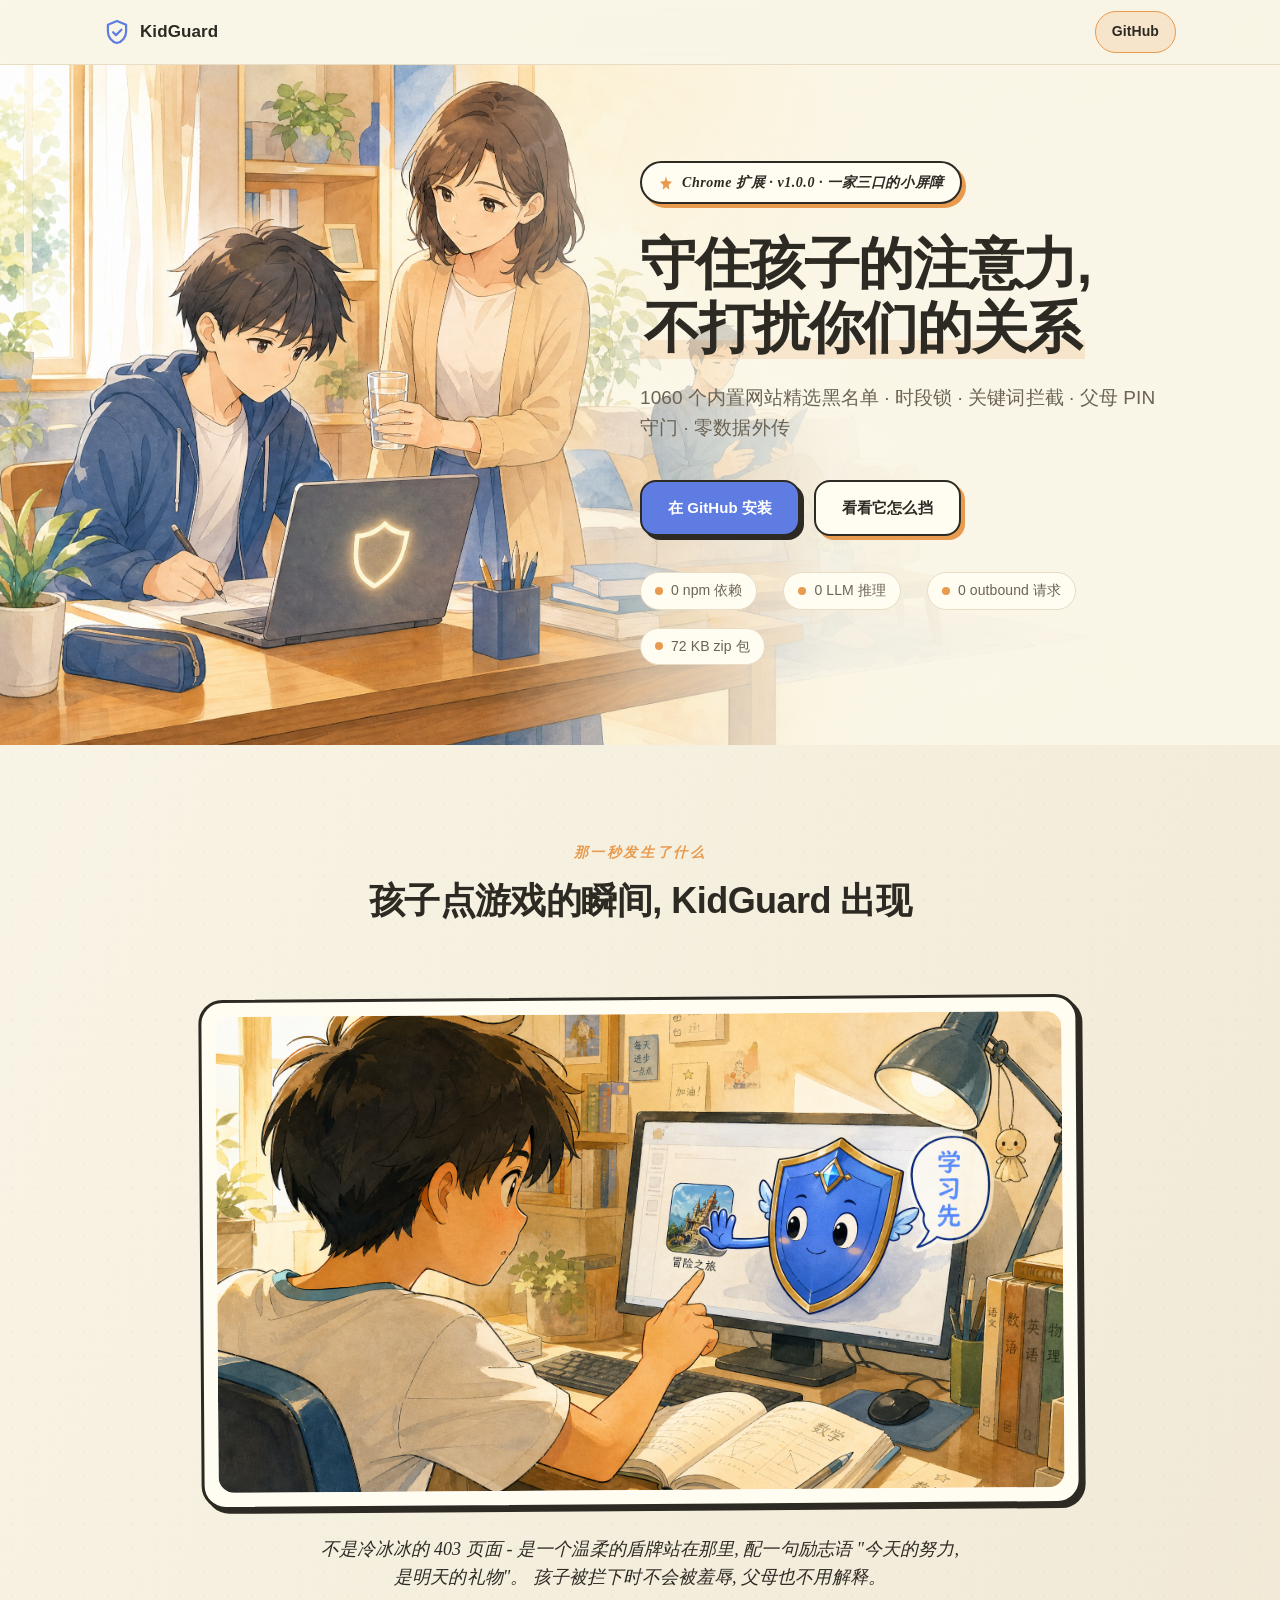
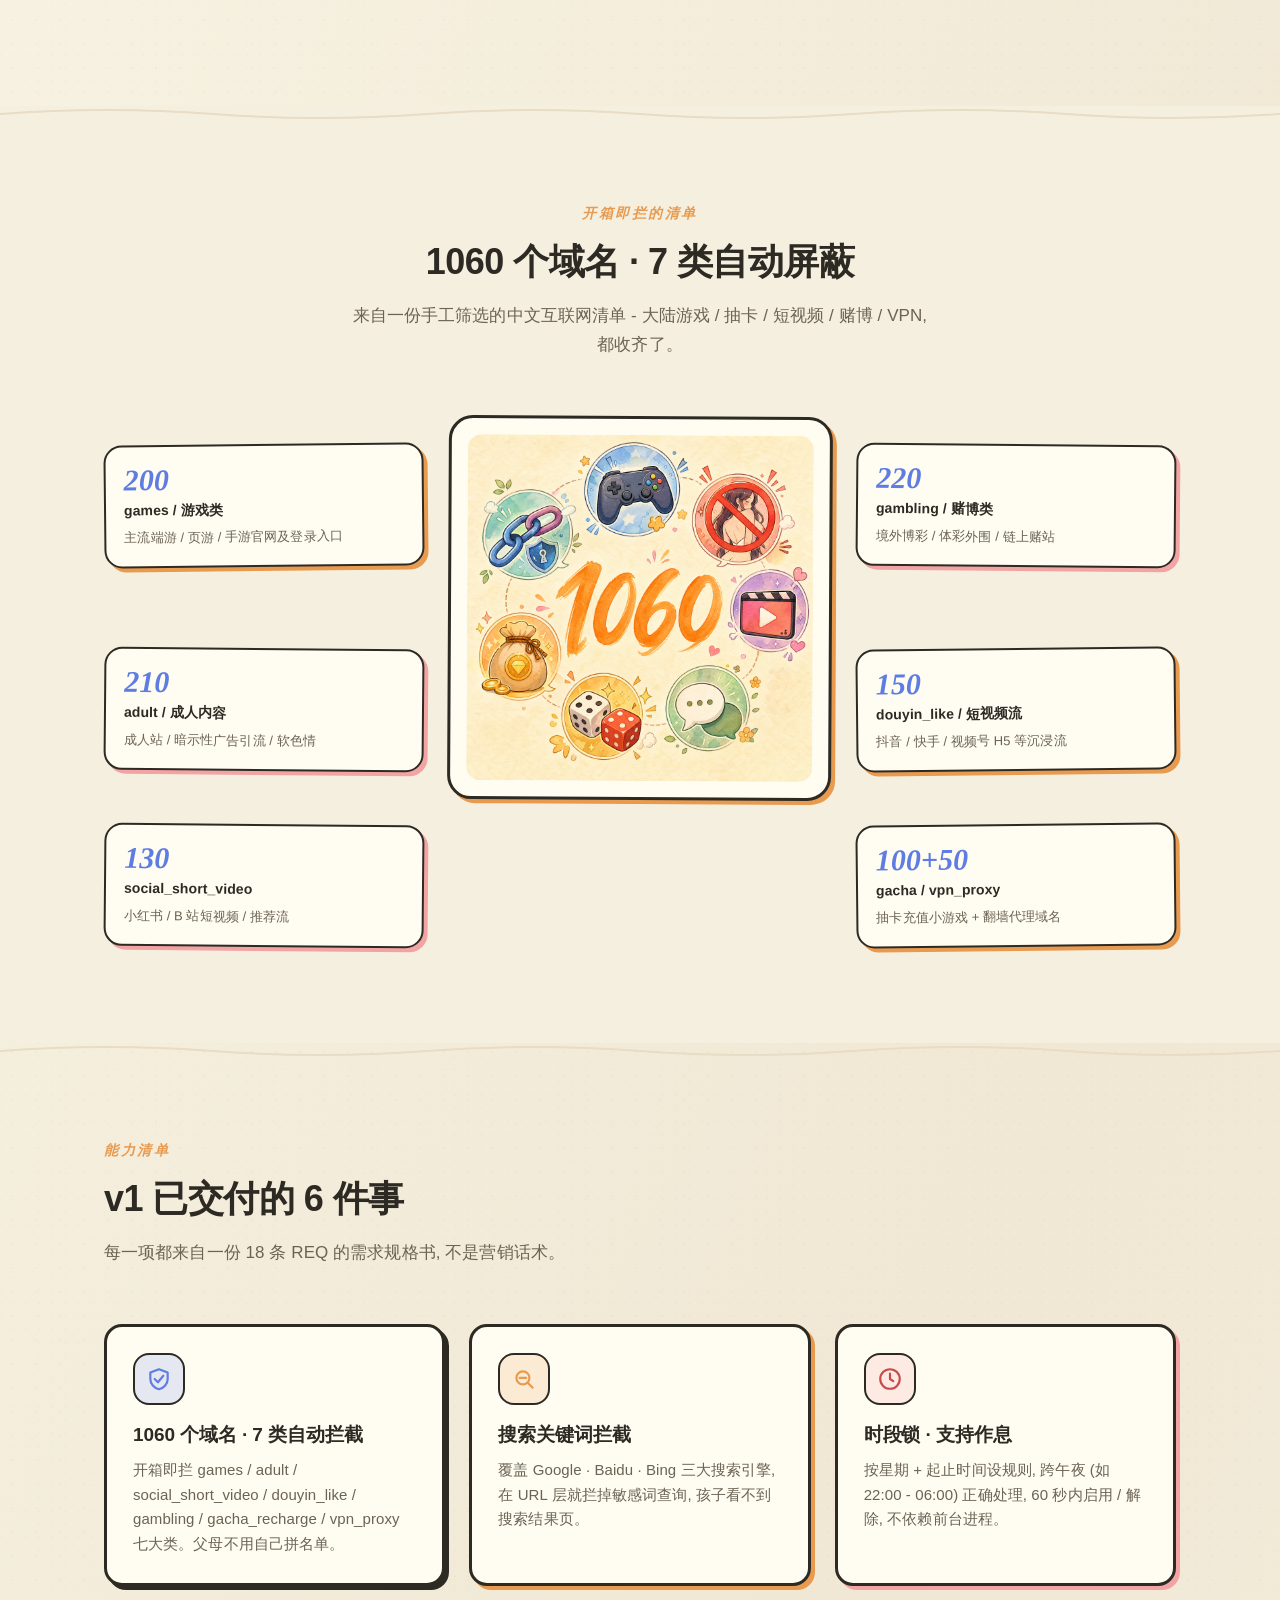
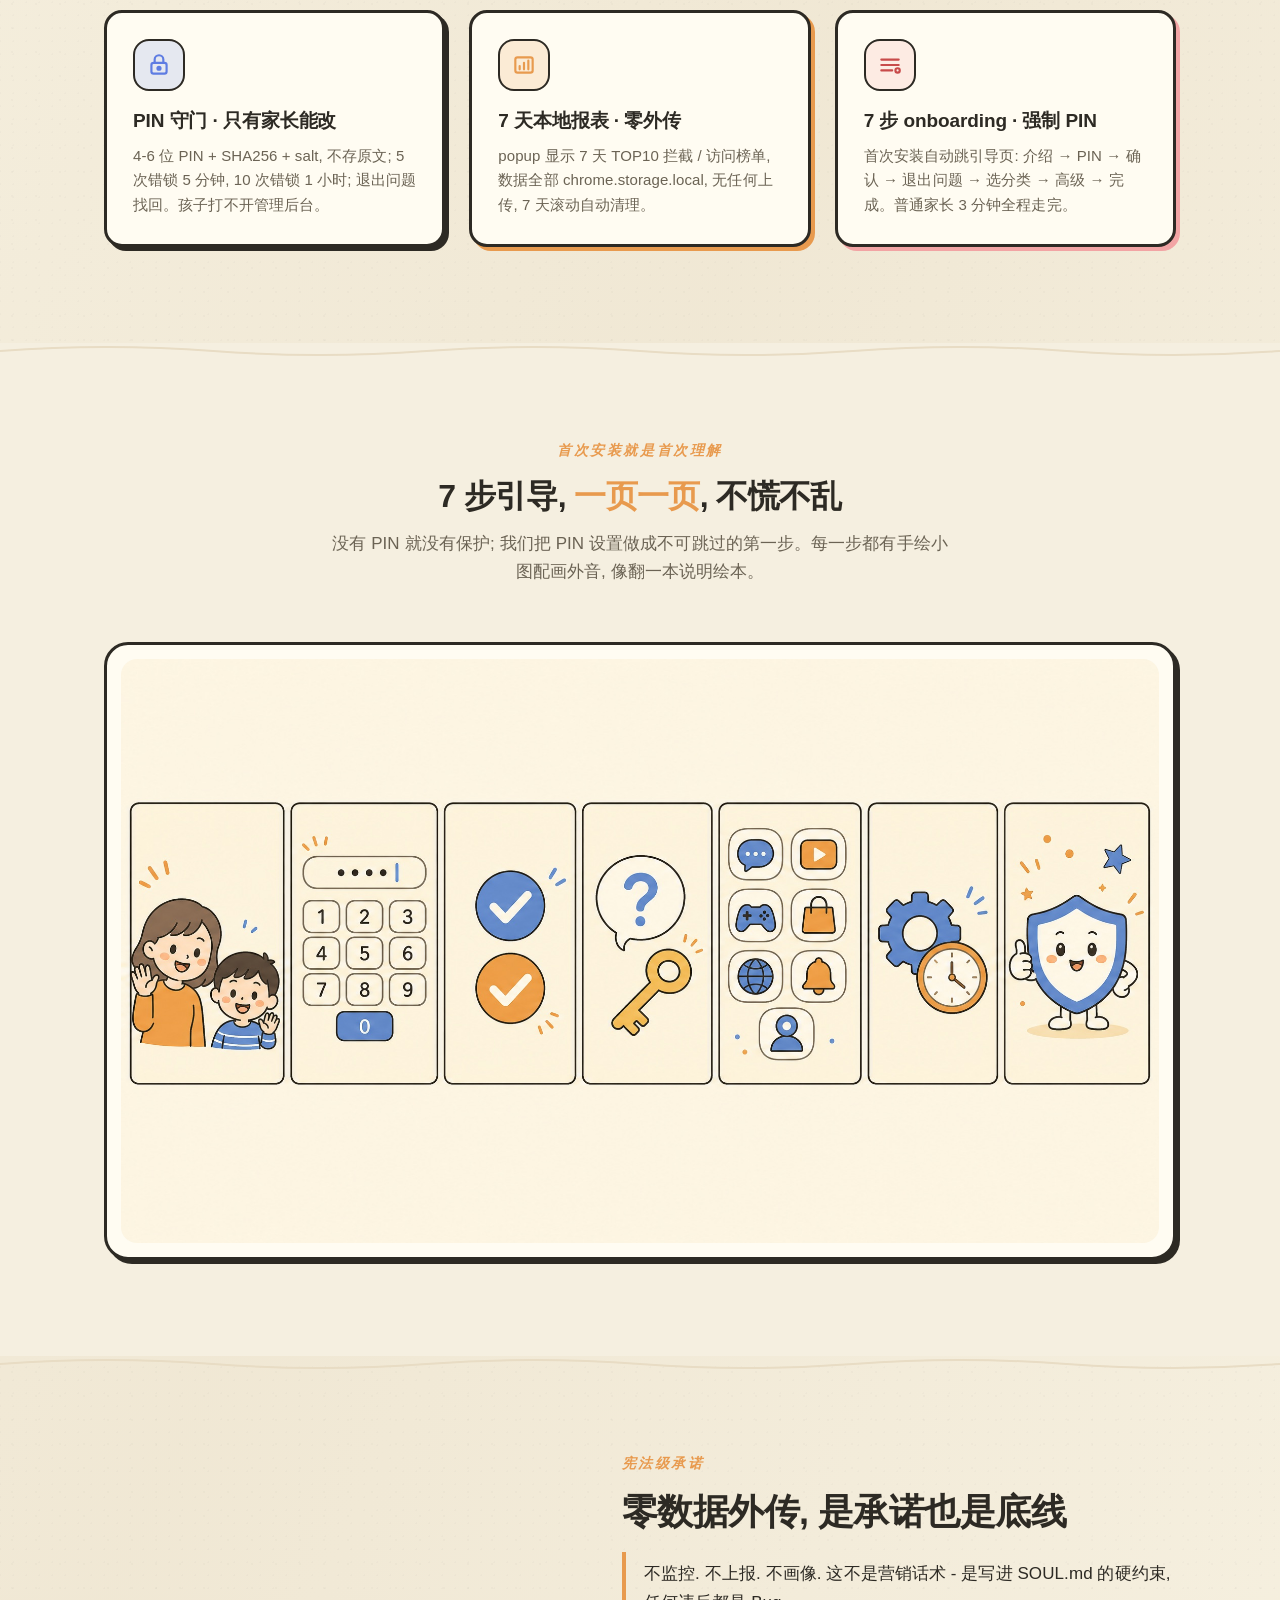
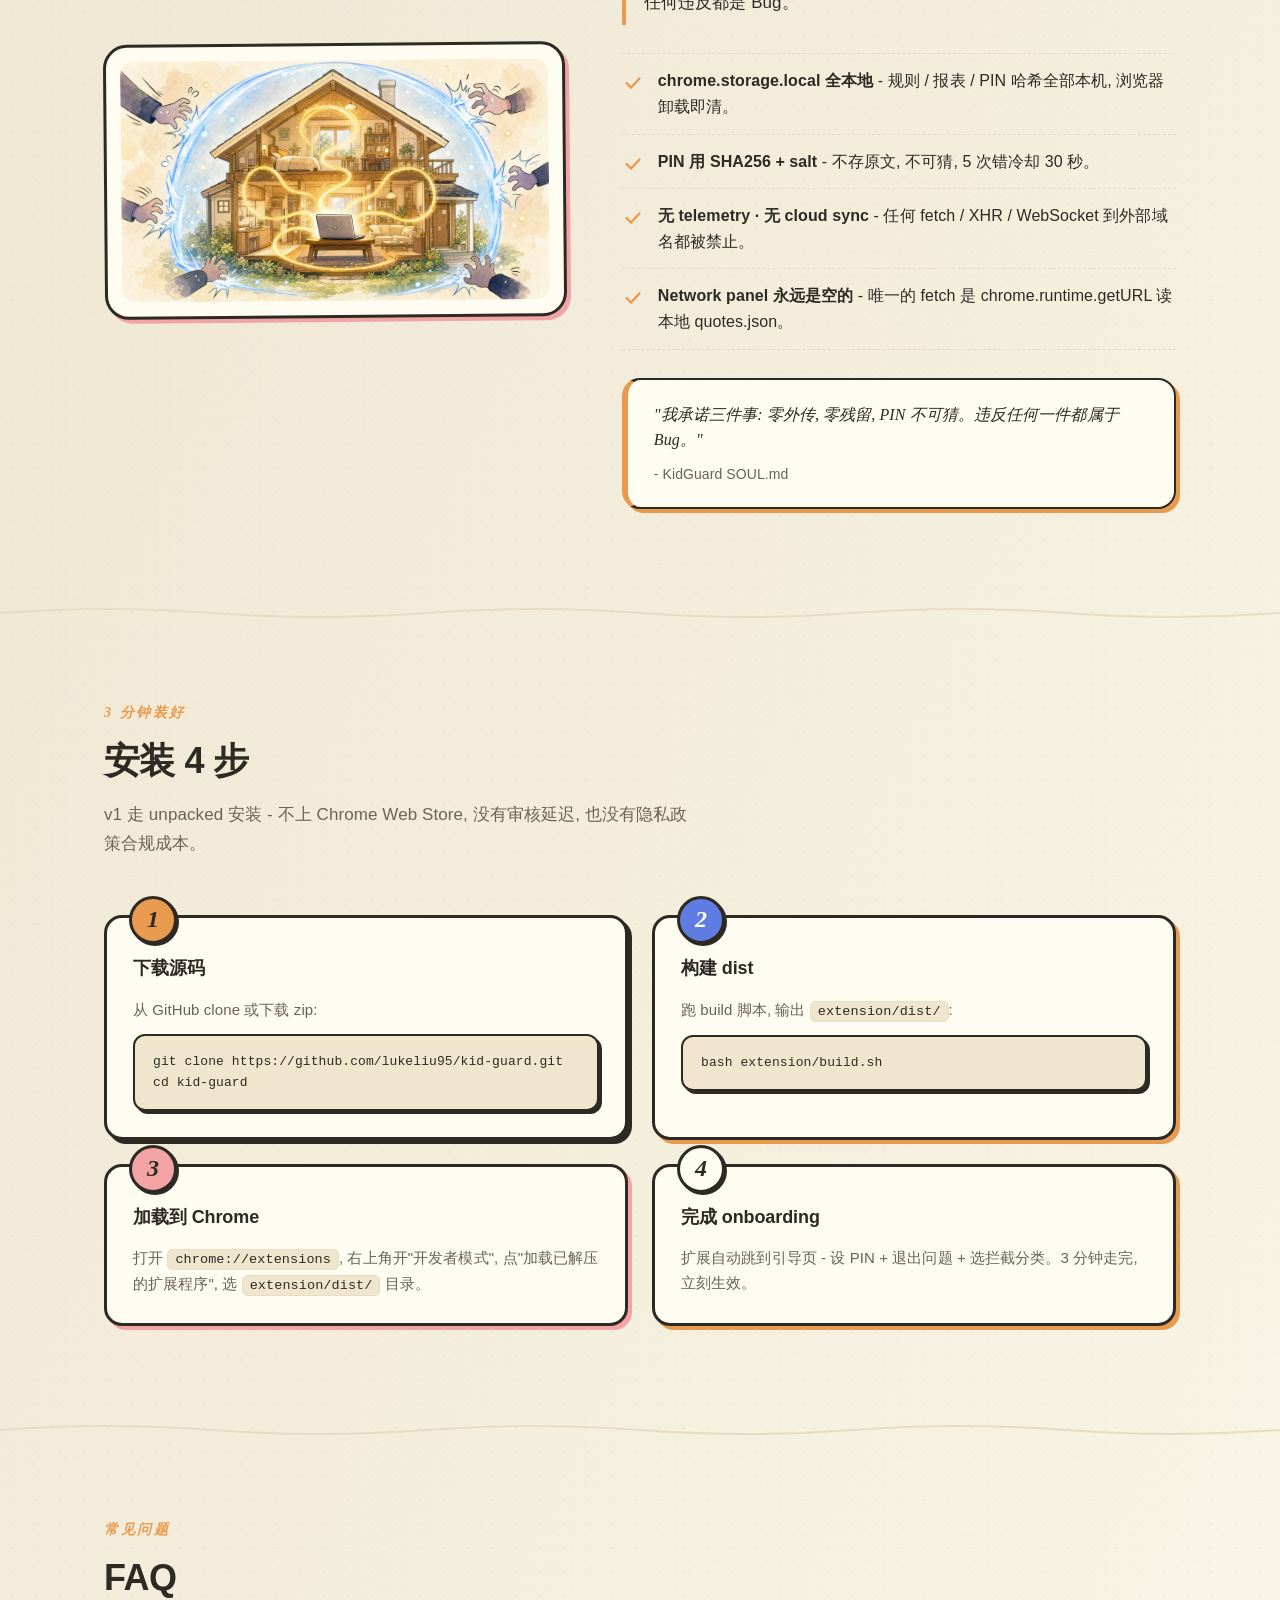
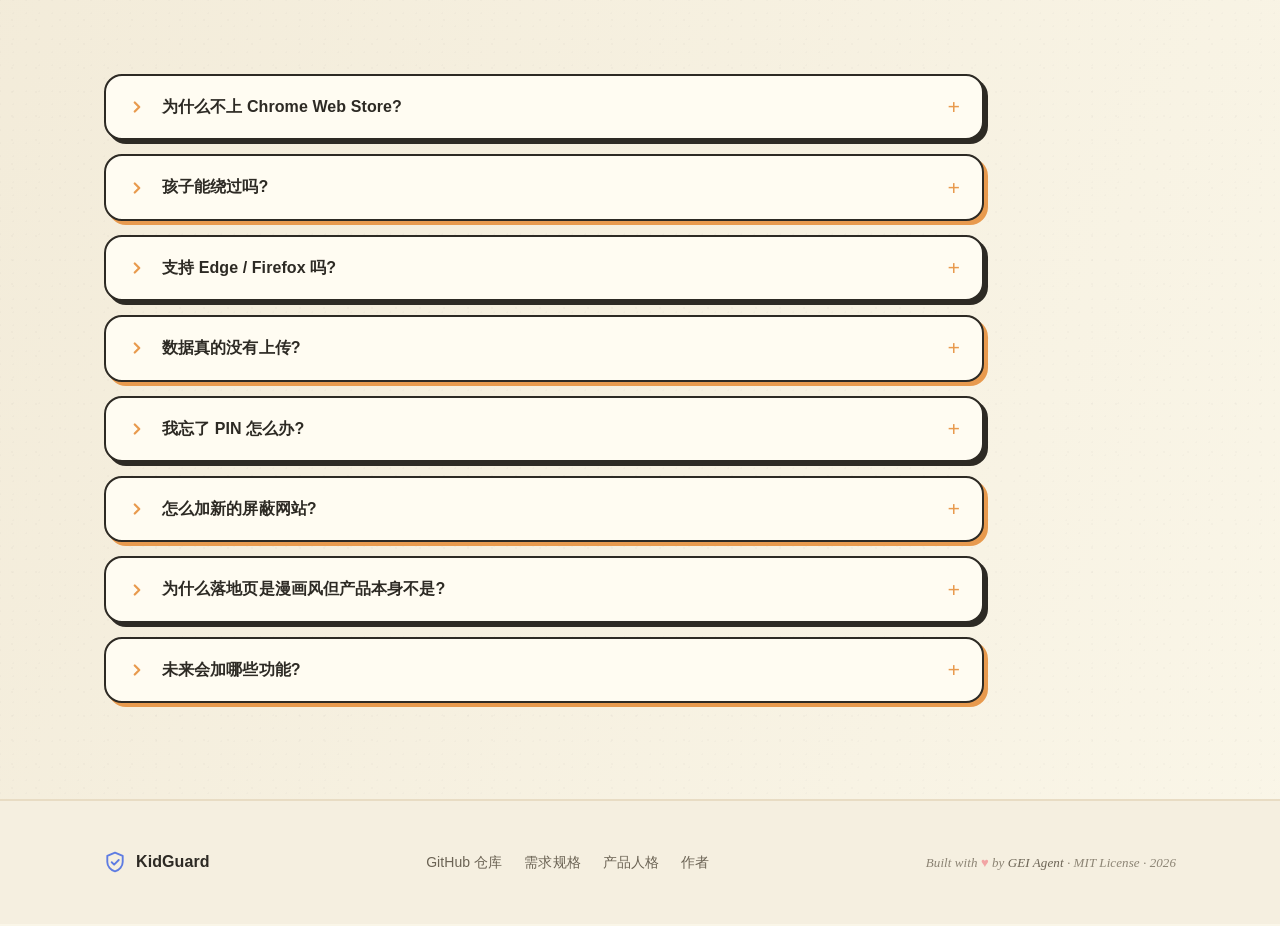
<file: website/index.html>
<!DOCTYPE html>
<html lang="zh-CN">
<head>
<meta charset="UTF-8">
<meta name="viewport" content="width=device-width, initial-scale=1">
<title>KidGuard - 守住孩子的注意力, 不打扰你们的关系</title>
<meta name="description" content="KidGuard 是一款 Chrome 浏览器扩展, 内置 1060 个精选黑名单 / 时段锁 / 搜索关键词拦截 / PIN 守门 / 零数据外传, 为 12-15 岁孩子的注意力建一道屏障。">
<meta name="theme-color" content="#FAF6E8">
<meta property="og:type" content="website">
<meta property="og:title" content="KidGuard - 守住孩子的注意力">
<meta property="og:description" content="Chrome 浏览器扩展. 1060 个内置黑名单 / 时段锁 / PIN 守门 / 零外传.">
<meta property="og:image" content="assets/hero-cover.jpg">
<meta property="og:locale" content="zh_CN">
<meta name="twitter:card" content="summary_large_image">
<link rel="icon" href="data:image/svg+xml,%3Csvg xmlns='http://www.w3.org/2000/svg' viewBox='0 0 20 20'%3E%3Cpath d='M10 1.5 3 4.5v5.4c0 4 3.05 7.6 7 8.6 3.95-1 7-4.6 7-8.6V4.5L10 1.5Z' fill='%235E7CE2' stroke='%232D2A24' stroke-width='1.5' stroke-linejoin='round'/%3E%3Cpath d='M7 10.2 9.2 12.4 13.4 8.2' fill='none' stroke='%23FAF6E8' stroke-width='1.8' stroke-linecap='round' stroke-linejoin='round'/%3E%3C/svg%3E">
<link rel="stylesheet" href="style.css">
<script async src="https://www.googletagmanager.com/gtag/js?id=G-NWMQ1ZWXL1"></script>
<script>
window.dataLayer = window.dataLayer || [];
function gtag(){dataLayer.push(arguments);}
gtag('js', new Date());
gtag('config', 'G-NWMQ1ZWXL1');
</script>
</head>
<body>

<header class="site-header">
  <div class="container header-inner">
    <a class="brand" href="#top" aria-label="KidGuard 首页">
      <svg class="brand-mark" viewBox="0 0 20 20" aria-hidden="true" focusable="false">
        <path d="M10 1.5 3 4.5v5.4c0 4 3.05 7.6 7 8.6 3.95-1 7-4.6 7-8.6V4.5L10 1.5Z" fill="none" stroke="currentColor" stroke-width="1.7" stroke-linejoin="round"/>
        <path d="M7 10.2 9.2 12.4 13.4 8.2" fill="none" stroke="currentColor" stroke-width="1.7" stroke-linecap="round" stroke-linejoin="round"/>
      </svg>
      <span class="brand-name">KidGuard</span>
    </a>
    <nav class="site-nav" aria-label="主导航">
      <a class="gh-link" href="https://github.com/lukeliu95/kid-guard" target="_blank" rel="noopener noreferrer">GitHub</a>
    </nav>
  </div>
</header>

<main id="top">

<!-- 1. Hero -->
<section class="hero" aria-label="主视觉">
  <div class="container hero-inner">
    <div class="hero-text">
      <p class="hero-eyebrow">
        <svg class="doodle-star" viewBox="0 0 24 24" fill="currentColor" aria-hidden="true"><path d="M12 2 L14 9 L21 10 L16 15 L17 22 L12 18 L7 22 L8 15 L3 10 L10 9 Z"/></svg>
        Chrome 扩展 · v1.0.0 · 一家三口的小屏障
      </p>
      <h1 class="hero-title">守住孩子的注意力,<br><span class="underline-warm">不打扰你们的关系</span></h1>
      <p class="hero-sub">1060 个内置网站精选黑名单 · 时段锁 · 关键词拦截 · 父母 PIN 守门 · 零数据外传</p>
      <div class="hero-cta">
        <a class="btn btn-primary" href="https://github.com/lukeliu95/kid-guard" target="_blank" rel="noopener noreferrer">在 GitHub 安装</a>
        <a class="btn btn-ghost" href="#block-demo">看看它怎么挡</a>
      </div>
      <ul class="hero-bullets" role="list">
        <li>0 npm 依赖</li>
        <li>0 LLM 推理</li>
        <li>0 outbound 请求</li>
        <li>72 KB zip 包</li>
      </ul>
    </div>
  </div>
</section>

<!-- 2. Block-demo -->
<section class="section block-demo" id="block-demo" aria-labelledby="block-demo-title">
  <div class="container">
    <header class="section-head" style="text-align:center; margin-inline:auto;">
      <p class="kicker">那一秒发生了什么</p>
      <h2 id="block-demo-title">孩子点游戏的瞬间, KidGuard 出现</h2>
    </header>
    <div class="demo-frame">
      <img src="assets/hero-blocking.jpg" alt="漫画分镜: 盾牌 mascot 挡住孩子点游戏图标的画面" loading="lazy">
    </div>
    <p class="demo-caption">
      不是冷冰冰的 403 页面 - 是一个温柔的盾牌站在那里, 配一句励志语 "今天的努力, 是明天的礼物"。
      孩子被拦下时不会被羞辱, 父母也不用解释。
    </p>
  </div>
</section>

<!-- 3. Chart-1060 -->
<section class="section chart-1060" aria-labelledby="chart-1060-title">
  <div class="container">
    <header class="section-head" style="text-align:center; margin-inline:auto;">
      <p class="kicker">开箱即拦的清单</p>
      <h2 id="chart-1060-title">1060 个域名 · 7 类自动屏蔽</h2>
      <p class="lede" style="margin-inline:auto;">来自一份手工筛选的中文互联网清单 - 大陆游戏 / 抽卡 / 短视频 / 赌博 / VPN, 都收齐了。</p>
    </header>
    <div class="chart-grid">

      <article class="cat-card">
        <p class="cat-num">200</p>
        <p class="cat-name">games / 游戏类</p>
        <p class="cat-desc">主流端游 / 页游 / 手游官网及登录入口</p>
      </article>

      <article class="cat-card">
        <p class="cat-num">220</p>
        <p class="cat-name">gambling / 赌博类</p>
        <p class="cat-desc">境外博彩 / 体彩外围 / 链上赌站</p>
      </article>

      <div class="chart-center">
        <img src="assets/chart-1060.jpg" alt="信息图: 1060 大数字 + 7 类图标围绕, 绘本风格" loading="lazy">
      </div>

      <article class="cat-card">
        <p class="cat-num">210</p>
        <p class="cat-name">adult / 成人内容</p>
        <p class="cat-desc">成人站 / 暗示性广告引流 / 软色情</p>
      </article>

      <article class="cat-card">
        <p class="cat-num">150</p>
        <p class="cat-name">douyin_like / 短视频流</p>
        <p class="cat-desc">抖音 / 快手 / 视频号 H5 等沉浸流</p>
      </article>

      <article class="cat-card" style="grid-column:1;">
        <p class="cat-num">130</p>
        <p class="cat-name">social_short_video</p>
        <p class="cat-desc">小红书 / B 站短视频 / 推荐流</p>
      </article>

      <article class="cat-card" style="grid-column:3;">
        <p class="cat-num">100+50</p>
        <p class="cat-name">gacha / vpn_proxy</p>
        <p class="cat-desc">抽卡充值小游戏 + 翻墙代理域名</p>
      </article>

    </div>
  </div>
</section>

<!-- 4. Features -->
<section class="section features" id="features" aria-labelledby="features-title">
  <div class="container">
    <header class="section-head">
      <p class="kicker">能力清单</p>
      <h2 id="features-title">v1 已交付的 6 件事</h2>
      <p class="lede">每一项都来自一份 18 条 REQ 的需求规格书, 不是营销话术。</p>
    </header>
    <div class="feature-grid">

      <article class="feature-card">
        <div class="feature-icon" aria-hidden="true">
          <svg viewBox="0 0 24 24" fill="none" stroke="currentColor" stroke-width="2" stroke-linecap="round" stroke-linejoin="round">
            <path d="M12 3 4 6v6c0 4.5 3.4 8.5 8 9.5 4.6-1 8-5 8-9.5V6l-8-3Z"/>
            <path d="m8 12 3 3 5-6"/>
          </svg>
        </div>
        <h3>1060 个域名 · 7 类自动拦截</h3>
        <p>开箱即拦 games / adult / social_short_video / douyin_like / gambling / gacha_recharge / vpn_proxy 七大类。父母不用自己拼名单。</p>
      </article>

      <article class="feature-card">
        <div class="feature-icon" aria-hidden="true">
          <svg viewBox="0 0 24 24" fill="none" stroke="currentColor" stroke-width="2" stroke-linecap="round" stroke-linejoin="round">
            <circle cx="11" cy="11" r="6"/>
            <path d="m20 20-4.3-4.3"/>
            <path d="M8 11h6"/>
          </svg>
        </div>
        <h3>搜索关键词拦截</h3>
        <p>覆盖 Google · Baidu · Bing 三大搜索引擎, 在 URL 层就拦掉敏感词查询, 孩子看不到搜索结果页。</p>
      </article>

      <article class="feature-card">
        <div class="feature-icon" aria-hidden="true">
          <svg viewBox="0 0 24 24" fill="none" stroke="currentColor" stroke-width="2" stroke-linecap="round" stroke-linejoin="round">
            <circle cx="12" cy="12" r="9"/>
            <path d="M12 7v5l3 2"/>
          </svg>
        </div>
        <h3>时段锁 · 支持作息</h3>
        <p>按星期 + 起止时间设规则, 跨午夜 (如 22:00 - 06:00) 正确处理, 60 秒内启用 / 解除, 不依赖前台进程。</p>
      </article>

      <article class="feature-card">
        <div class="feature-icon" aria-hidden="true">
          <svg viewBox="0 0 24 24" fill="none" stroke="currentColor" stroke-width="2" stroke-linecap="round" stroke-linejoin="round">
            <rect x="5" y="10" width="14" height="10" rx="2"/>
            <path d="M8 10V7a4 4 0 0 1 8 0v3"/>
            <circle cx="12" cy="15" r="1.4" fill="currentColor"/>
          </svg>
        </div>
        <h3>PIN 守门 · 只有家长能改</h3>
        <p>4-6 位 PIN + SHA256 + salt, 不存原文; 5 次错锁 5 分钟, 10 次错锁 1 小时; 退出问题找回。孩子打不开管理后台。</p>
      </article>

      <article class="feature-card">
        <div class="feature-icon" aria-hidden="true">
          <svg viewBox="0 0 24 24" fill="none" stroke="currentColor" stroke-width="2" stroke-linecap="round" stroke-linejoin="round">
            <rect x="4" y="5" width="16" height="14" rx="2"/>
            <path d="M8 13v3"/>
            <path d="M12 10v6"/>
            <path d="M16 8v8"/>
          </svg>
        </div>
        <h3>7 天本地报表 · 零外传</h3>
        <p>popup 显示 7 天 TOP10 拦截 / 访问榜单, 数据全部 chrome.storage.local, 无任何上传, 7 天滚动自动清理。</p>
      </article>

      <article class="feature-card">
        <div class="feature-icon" aria-hidden="true">
          <svg viewBox="0 0 24 24" fill="none" stroke="currentColor" stroke-width="2" stroke-linecap="round" stroke-linejoin="round">
            <path d="M4 7h16"/>
            <path d="M4 12h16"/>
            <path d="M4 17h10"/>
            <circle cx="19" cy="17" r="2"/>
          </svg>
        </div>
        <h3>7 步 onboarding · 强制 PIN</h3>
        <p>首次安装自动跳引导页: 介绍 → PIN → 确认 → 退出问题 → 选分类 → 高级 → 完成。普通家长 3 分钟全程走完。</p>
      </article>

    </div>
  </div>
</section>

<!-- 6. Chart-onboarding -->
<section class="section chart-onboarding" aria-labelledby="onb-title">
  <div class="container">
    <header class="section-head" style="text-align:center; margin-inline:auto; max-width:780px;">
      <p class="kicker">首次安装就是首次理解</p>
      <h2 id="onb-title" class="onb-headline">7 步引导, <span class="accent">一页一页</span>, 不慌不乱</h2>
      <p class="onb-sub">没有 PIN 就没有保护; 我们把 PIN 设置做成不可跳过的第一步。每一步都有手绘小图配画外音, 像翻一本说明绘本。</p>
    </header>
    <div class="onb-frame">
      <img src="assets/chart-onboarding.jpg" alt="7 步漫画分镜横向排, 日式 storyboard panels: 介绍 设PIN 确认 退出问题 选分类 高级 完成" loading="lazy">
    </div>
  </div>
</section>

<!-- 7. Chart-privacy -->
<section class="section chart-privacy" id="privacy" aria-labelledby="privacy-title">
  <div class="container">
    <div class="privacy-grid">
      <div class="privacy-art-frame">
        <img src="assets/chart-privacy.jpg" alt="数据流被守护的漫画: 小屋 + 屏障 + 拦回的爪子, 暖色调" loading="lazy">
      </div>
      <div class="privacy-text">
        <p class="kicker">宪法级承诺</p>
        <h2 id="privacy-title">零数据外传, 是承诺也是底线</h2>
        <p class="lede emphasis">不监控. 不上报. 不画像. 这不是营销话术 - 是写进 SOUL.md 的硬约束, 任何违反都是 Bug。</p>
        <ul class="invariants">
          <li><strong>chrome.storage.local 全本地</strong> - 规则 / 报表 / PIN 哈希全部本机, 浏览器卸载即清。</li>
          <li><strong>PIN 用 SHA256 + salt</strong> - 不存原文, 不可猜, 5 次错冷却 30 秒。</li>
          <li><strong>无 telemetry · 无 cloud sync</strong> - 任何 fetch / XHR / WebSocket 到外部域名都被禁止。</li>
          <li><strong>Network panel 永远是空的</strong> - 唯一的 fetch 是 chrome.runtime.getURL 读本地 quotes.json。</li>
        </ul>
        <blockquote class="pull-quote">
          "我承诺三件事: 零外传, 零残留, PIN 不可猜。违反任何一件都属于 Bug。"
          <cite>- KidGuard SOUL.md</cite>
        </blockquote>
      </div>
    </div>
  </div>
</section>

<!-- 8. Install -->
<section class="section install" id="install" aria-labelledby="install-title">
  <div class="container">
    <header class="section-head">
      <p class="kicker">3 分钟装好</p>
      <h2 id="install-title">安装 4 步</h2>
      <p class="lede">v1 走 unpacked 安装 - 不上 Chrome Web Store, 没有审核延迟, 也没有隐私政策合规成本。</p>
    </header>
    <ol class="install-steps">
      <li>
        <h3>下载源码</h3>
        <p>从 GitHub clone 或下载 zip:</p>
        <pre><code>git clone https://github.com/lukeliu95/kid-guard.git
cd kid-guard</code></pre>
      </li>
      <li>
        <h3>构建 dist</h3>
        <p>跑 build 脚本, 输出 <code>extension/dist/</code>:</p>
        <pre><code>bash extension/build.sh</code></pre>
      </li>
      <li>
        <h3>加载到 Chrome</h3>
        <p>打开 <code>chrome://extensions</code>, 右上角开"开发者模式", 点"加载已解压的扩展程序", 选 <code>extension/dist/</code> 目录。</p>
      </li>
      <li>
        <h3>完成 onboarding</h3>
        <p>扩展自动跳到引导页 - 设 PIN + 退出问题 + 选拦截分类。3 分钟走完, 立刻生效。</p>
      </li>
    </ol>
  </div>
</section>

<!-- 9. FAQ -->
<section class="section faq" aria-labelledby="faq-title">
  <div class="container">
    <header class="section-head">
      <p class="kicker">常见问题</p>
      <h2 id="faq-title">FAQ</h2>
    </header>
    <div class="faq-list">
      <details>
        <summary><span>为什么不上 Chrome Web Store?</span></summary>
        <p>v1 是家庭自用形态, 上 store 需要写隐私政策 / 走商店审核 / 开发者账号 5 美元一次。我们想优先把功能做扎实再考虑分发渠道。源码完全开放, 任何家长可以自己 load unpacked。</p>
      </details>
      <details>
        <summary><span>孩子能绕过吗?</span></summary>
        <p>能 - chrome://extensions 页面 MV3 不允许扩展阻止自己被禁用, 这是浏览器机制限制。但孩子要绕过得在父母不在时禁用扩展, 一旦再打开就恢复; 而且 PIN 守住了"改名单 / 关分类", 比 BlockSite 这类只锁卸载的多走一层。这是技术能做的边界, 我们不假装能做更多。</p>
      </details>
      <details>
        <summary><span>支持 Edge / Firefox 吗?</span></summary>
        <p>v1 仅支持 Chrome (≥ 113)。Edge 用 Chromium 内核理论可装但未验证。Firefox 的 declarativeNetRequest 实现差异较大, v2 评估再说。</p>
      </details>
      <details>
        <summary><span>数据真的没有上传?</span></summary>
        <p>真的。打开 Chrome DevTools → Network 面板, 任意场景下都不会看到 outbound 请求。源码里 grep <code>fetch / XMLHttpRequest / WebSocket</code> 唯一一处是 <code>chrome.runtime.getURL('data/quotes.json')</code> 读本地励志语文件。</p>
      </details>
      <details>
        <summary><span>我忘了 PIN 怎么办?</span></summary>
        <p>PIN 锁屏页有"忘了 PIN"链接, 输入 onboarding 时填的退出问题答案 (例: "妈妈第一辆车的牌子") 就能重设。答错 3 次锁 1 小时。如果连退出问题答案也忘了, 只能在 chrome://extensions 移除扩展再重装 - 历史记录会清空, 这是设计上的代价。</p>
      </details>
      <details>
        <summary><span>怎么加新的屏蔽网站?</span></summary>
        <p>打开扩展 popup → "进入 options" → 输 PIN → "黑名单"标签 → 添加域名。子域名通配自动包含 (如填 example.com 同时拦 m.example.com / www.example.com)。改完立即生效, 不用重启浏览器。</p>
      </details>
      <details>
        <summary><span>为什么落地页是漫画风但产品本身不是?</span></summary>
        <p>因为这是营销面 vs 产品面的两套语言。落地页要让父母三秒钟感到温暖, 知道这不是冷冰冰的监控工具; 产品本身 (popup / options) 是冷静的工具调, 让父母 30 秒能改完一项设置。两套节奏服务两类瞬间, 不冲突。</p>
      </details>
      <details>
        <summary><span>未来会加哪些功能?</span></summary>
        <p>Phase D 候选清单: 时间预算 (每天某分类 N 分钟) / 重定向到学习资源 / 卸载报警 / 跨设备同步 / Edge 支持 / Web Store 上架。具体看 <code>docs/requirements-spec.md</code> § 9 Future Considerations。家长说"GEI 产品更新"就会重进 Phase D。</p>
      </details>
    </div>
  </div>
</section>

</main>

<footer class="site-footer">
  <div class="container footer-inner">
    <div class="footer-brand">
      <svg class="brand-mark" viewBox="0 0 20 20" aria-hidden="true" focusable="false">
        <path d="M10 1.5 3 4.5v5.4c0 4 3.05 7.6 7 8.6 3.95-1 7-4.6 7-8.6V4.5L10 1.5Z" fill="none" stroke="currentColor" stroke-width="1.7" stroke-linejoin="round"/>
        <path d="M7 10.2 9.2 12.4 13.4 8.2" fill="none" stroke="currentColor" stroke-width="1.7" stroke-linecap="round" stroke-linejoin="round"/>
      </svg>
      <span>KidGuard</span>
    </div>
    <nav class="footer-nav" aria-label="页脚导航">
      <a href="https://github.com/lukeliu95/kid-guard" target="_blank" rel="noopener noreferrer">GitHub 仓库</a>
      <a href="https://github.com/lukeliu95/kid-guard/blob/main/docs/requirements-spec.md" target="_blank" rel="noopener noreferrer">需求规格</a>
      <a href="https://github.com/lukeliu95/kid-guard/blob/main/SOUL.md" target="_blank" rel="noopener noreferrer">产品人格</a>
      <a href="https://github.com/lukeliu95" target="_blank" rel="noopener noreferrer">作者</a>
    </nav>
    <p class="footer-meta">
      Built with <span class="footer-heart" aria-hidden="true">&hearts;</span> by
      <a href="https://github.com/lukeliu95" target="_blank" rel="noopener noreferrer">GEI Agent</a>
      &middot; MIT License &middot; 2026
    </p>
  </div>
</footer>

</body>
</html>
</file>
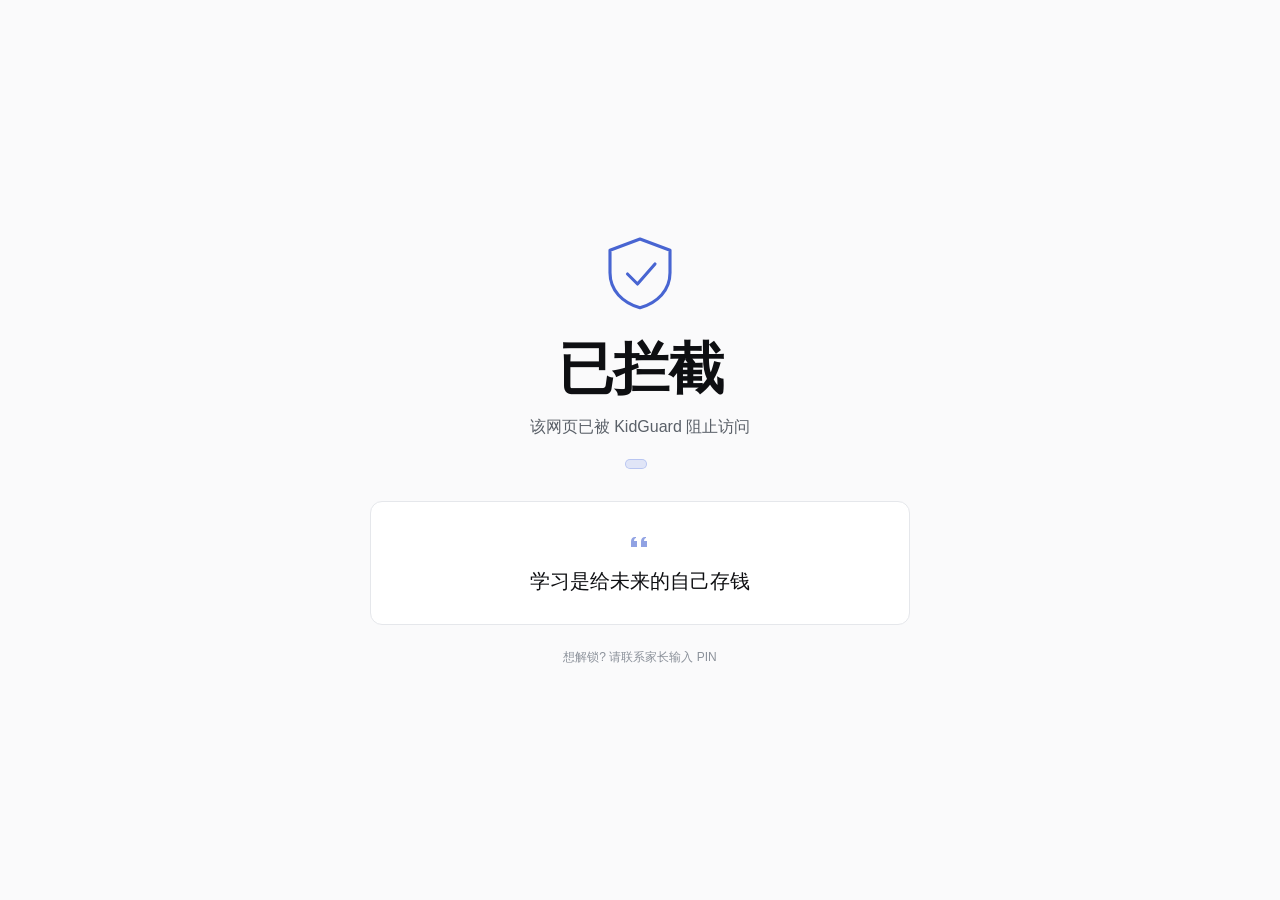
<file: extension/blocked/blocked.html>
<!DOCTYPE html>
<html lang="zh-CN">
<head>
  <meta charset="UTF-8" />
  <meta name="viewport" content="width=device-width, initial-scale=1" />
  <title>已拦截 - KidGuard</title>
  <link rel="stylesheet" href="blocked.css" />
</head>
<body>
  <main class="kg-blocked" role="main">
    <div class="kg-blocked-inner">
      <div class="kg-shield" aria-hidden="true">
        <svg viewBox="0 0 64 64" focusable="false">
          <path d="M32 4 8 13v18c0 14 10 24 24 28 14-4 24-14 24-28V13L32 4Z" fill="none" stroke="currentColor" stroke-width="2.5" stroke-linejoin="round"/>
          <path d="M22 32l8 8 14-16" fill="none" stroke="currentColor" stroke-width="2.5" stroke-linecap="round" stroke-linejoin="round"/>
        </svg>
      </div>

      <h1 id="kg-title" class="kg-title">已拦截</h1>
      <p id="kg-subtitle" class="kg-subtitle">该网页已被 KidGuard 阻止访问</p>

      <div class="kg-meta">
        <span id="kg-category" class="kg-tag" hidden></span>
        <span id="kg-host" class="kg-host"></span>
      </div>

      <section class="kg-quote-card" role="status" aria-live="polite" aria-label="励志语">
        <svg class="kg-quote-mark" viewBox="0 0 24 24" aria-hidden="true" focusable="false">
          <path d="M7 7c-2.5 0-4 2-4 4.5V17h6v-6H6c0-2 1-3 2-3V7Zm10 0c-2.5 0-4 2-4 4.5V17h6v-6h-3c0-2 1-3 2-3V7Z" fill="currentColor"/>
        </svg>
        <p id="kg-quote-text" class="kg-quote-text">学习是给未来的自己存钱</p>
      </section>

      <p class="kg-hint">想解锁? 请联系家长输入 PIN</p>
    </div>
  </main>
  <script src="blocked.js"></script>
</body>
</html>
</file>
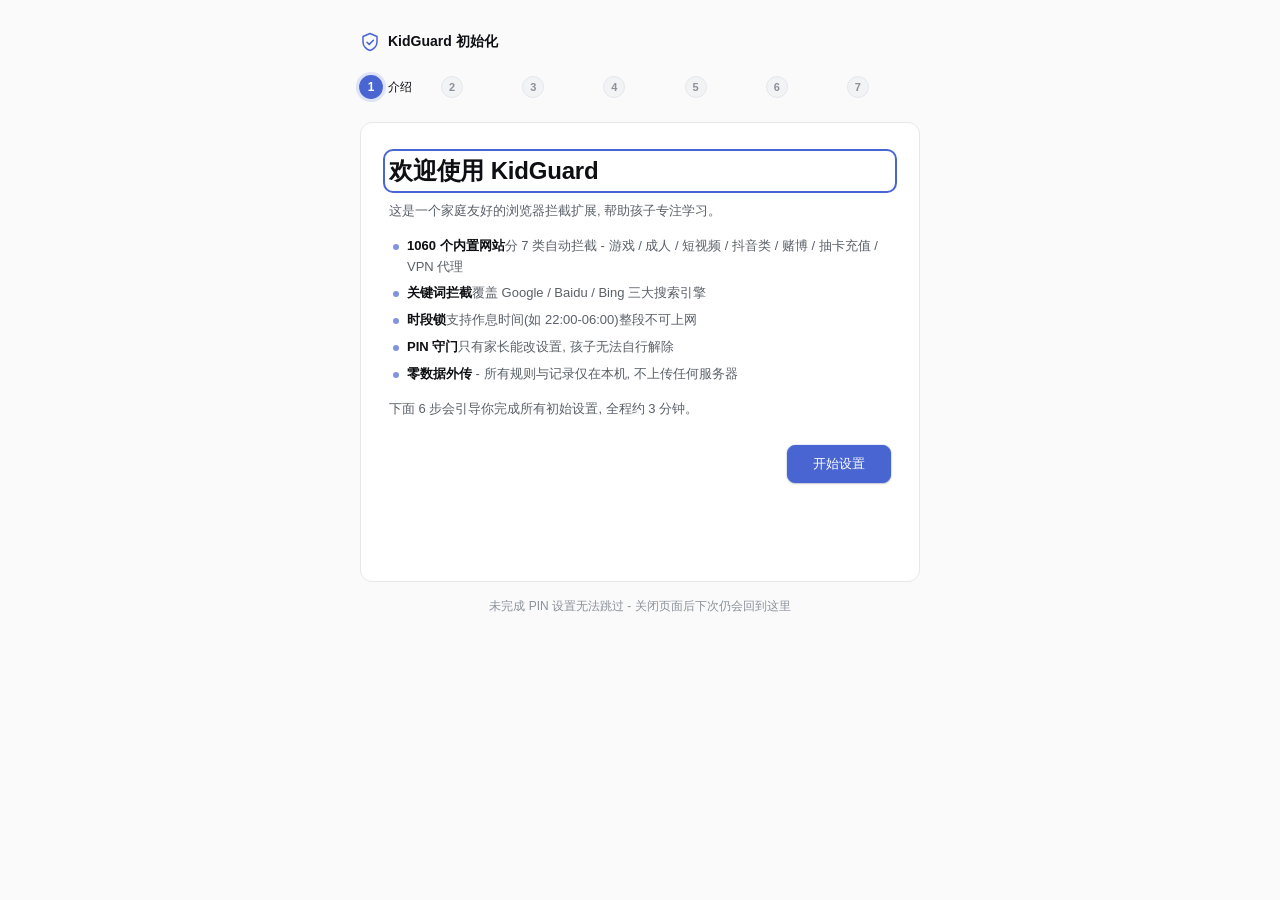
<file: extension/onboarding/onboarding.html>
<!DOCTYPE html>
<html lang="zh-CN">
<head>
  <meta charset="UTF-8" />
  <meta name="viewport" content="width=device-width, initial-scale=1" />
  <title>欢迎使用 KidGuard</title>
  <link rel="stylesheet" href="onboarding.css" />
</head>
<body>
  <main class="kg-onboarding" role="main" aria-labelledby="kg-step-title">
    <header class="kg-ob-header">
      <div class="kg-brand">
        <svg class="kg-logo" viewBox="0 0 20 20" aria-hidden="true" focusable="false">
          <path d="M10 1.5 3 4.5v5.4c0 4 3.05 7.6 7 8.6 3.95-1 7-4.6 7-8.6V4.5L10 1.5Z" fill="none" stroke="currentColor" stroke-width="1.5" stroke-linejoin="round"/>
          <path d="M7 10.2 9.2 12.4 13.4 8.2" fill="none" stroke="currentColor" stroke-width="1.5" stroke-linecap="round" stroke-linejoin="round"/>
        </svg>
        <span class="kg-brand-name">KidGuard 初始化</span>
      </div>
    </header>

    <ol class="kg-stepper" aria-label="进度">
      <li class="kg-step is-active" data-step="1"><span class="kg-step-dot">1</span><span class="kg-step-label">介绍</span></li>
      <li class="kg-step" data-step="2"><span class="kg-step-dot">2</span><span class="kg-step-label">设 PIN</span></li>
      <li class="kg-step" data-step="3"><span class="kg-step-dot">3</span><span class="kg-step-label">确认</span></li>
      <li class="kg-step" data-step="4"><span class="kg-step-dot">4</span><span class="kg-step-label">退出问题</span></li>
      <li class="kg-step" data-step="5"><span class="kg-step-dot">5</span><span class="kg-step-label">拦截分类</span></li>
      <li class="kg-step" data-step="6"><span class="kg-step-dot">6</span><span class="kg-step-label">高级</span></li>
      <li class="kg-step" data-step="7"><span class="kg-step-dot">7</span><span class="kg-step-label">完成</span></li>
    </ol>

    <section class="kg-panel" id="kg-panel">
      <!-- Step 1 - Welcome -->
      <div class="kg-page" data-page="1">
        <h1 id="kg-step-title" class="kg-h1">欢迎使用 KidGuard</h1>
        <p class="kg-help">这是一个家庭友好的浏览器拦截扩展, 帮助孩子专注学习。</p>
        <ul class="kg-feature-list">
          <li><strong>1060 个内置网站</strong>分 7 类自动拦截 - 游戏 / 成人 / 短视频 / 抖音类 / 赌博 / 抽卡充值 / VPN 代理</li>
          <li><strong>关键词拦截</strong>覆盖 Google / Baidu / Bing 三大搜索引擎</li>
          <li><strong>时段锁</strong>支持作息时间(如 22:00-06:00)整段不可上网</li>
          <li><strong>PIN 守门</strong>只有家长能改设置, 孩子无法自行解除</li>
          <li><strong>零数据外传</strong> - 所有规则与记录仅在本机, 不上传任何服务器</li>
        </ul>
        <p class="kg-help">下面 6 步会引导你完成所有初始设置, 全程约 3 分钟。</p>
        <div class="kg-actions">
          <button type="button" class="kg-btn kg-btn--primary" data-action="next-1">开始设置</button>
        </div>
      </div>

      <!-- Step 2 - Set PIN -->
      <div class="kg-page" data-page="2" hidden>
        <h1 class="kg-h1">设置 4-6 位 PIN</h1>
        <p class="kg-help">这个 PIN 用来保护设置 - 只有输入它的人(你)才能改黑名单、关分类、改时段。请输入 4-6 位数字, 牢牢记住。</p>
        <input
          id="kg-pin1"
          class="kg-input kg-input--pin"
          inputmode="numeric"
          pattern="[0-9]*"
          maxlength="6"
          autocomplete="off"
          aria-label="PIN"
          placeholder="例如 123456"
        />
        <p id="kg-err1" class="kg-error" role="alert" hidden></p>
        <div class="kg-actions">
          <button type="button" class="kg-btn kg-btn--ghost" data-action="back-2">返回</button>
          <button type="button" class="kg-btn kg-btn--primary" data-action="next-2">下一步</button>
        </div>
      </div>

      <!-- Step 3 - Confirm PIN -->
      <div class="kg-page" data-page="3" hidden>
        <h1 class="kg-h1">再输一次确认</h1>
        <p class="kg-help">两次输入需完全一致, 防止笔误锁死自己。</p>
        <input
          id="kg-pin2"
          class="kg-input kg-input--pin"
          inputmode="numeric"
          pattern="[0-9]*"
          maxlength="6"
          autocomplete="off"
          aria-label="确认 PIN"
        />
        <p id="kg-err2" class="kg-error" role="alert" hidden></p>
        <div class="kg-actions">
          <button type="button" class="kg-btn kg-btn--ghost" data-action="back-3">返回</button>
          <button type="button" class="kg-btn kg-btn--primary" data-action="next-3">下一步</button>
        </div>
      </div>

      <!-- Step 4 - Recovery Q + A -->
      <div class="kg-page" data-page="4" hidden>
        <h1 class="kg-h1">设置退出问题</h1>
        <p class="kg-help">如果哪天忘了 PIN, 答对此问题可在 onboarding 页面重设。问题和答案都不会上传, 仅本机存哈希。</p>

        <div class="kg-radio-group" role="radiogroup" aria-label="退出问题">
          <label class="kg-radio">
            <input type="radio" name="recq" value="最早的朋友名字" checked />
            <span>最早的朋友名字</span>
          </label>
          <label class="kg-radio">
            <input type="radio" name="recq" value="高中第一位班主任" />
            <span>高中第一位班主任</span>
          </label>
          <label class="kg-radio">
            <input type="radio" name="recq" value="第一只宠物名字" />
            <span>第一只宠物名字</span>
          </label>
          <label class="kg-radio kg-radio--custom">
            <input type="radio" name="recq" value="custom" />
            <span>自定义:</span>
            <input id="kg-recq-custom" class="kg-input kg-input--inline" type="text" maxlength="60" placeholder="输入自定义问题" aria-label="自定义问题" />
          </label>
        </div>

        <label for="kg-reca" class="kg-label">答案</label>
        <input
          id="kg-reca"
          class="kg-input"
          type="text"
          maxlength="60"
          autocomplete="off"
          aria-label="退出问题答案"
          placeholder="2-60 字符, 不区分大小写"
        />
        <p id="kg-err4" class="kg-error" role="alert" hidden></p>
        <div class="kg-actions">
          <button type="button" class="kg-btn kg-btn--ghost" data-action="back-4">返回</button>
          <button type="button" class="kg-btn kg-btn--primary" data-action="next-4">下一步, 保存 PIN</button>
        </div>
      </div>

      <!-- Step 5 - Categories -->
      <div class="kg-page" data-page="5" hidden>
        <h1 class="kg-h1">选择拦截分类</h1>
        <p class="kg-help">默认全部启用。如果某类不想拦截, 取消勾选即可 - 后续可在管理后台随时调整。</p>
        <ul class="kg-cat-list" id="kg-cat-list">
          <li class="kg-cat-row">
            <label class="kg-cat-label">
              <input type="checkbox" data-cat="games" checked />
              <span class="kg-cat-name">游戏类</span>
            </label>
            <p class="kg-cat-desc">200 个网站 - 4399 / steam / epicgames / riotgames / 国内主流游戏官网等</p>
          </li>
          <li class="kg-cat-row">
            <label class="kg-cat-label">
              <input type="checkbox" data-cat="adult" checked />
              <span class="kg-cat-name">成人类</span>
            </label>
            <p class="kg-cat-desc">210 个网站 - 主流成人视频站点 + 中日韩限制级聚合站</p>
          </li>
          <li class="kg-cat-row">
            <label class="kg-cat-label">
              <input type="checkbox" data-cat="social_short_video" checked />
              <span class="kg-cat-name">社交短视频</span>
            </label>
            <p class="kg-cat-desc">100 个网站 - 微博 / 小红书 / Instagram / TikTok 等</p>
          </li>
          <li class="kg-cat-row">
            <label class="kg-cat-label">
              <input type="checkbox" data-cat="douyin_like" checked />
              <span class="kg-cat-name">抖音类</span>
            </label>
            <p class="kg-cat-desc">80 个网站 - 抖音 / 快手 / 西瓜视频 / 火山等</p>
          </li>
          <li class="kg-cat-row">
            <label class="kg-cat-label">
              <input type="checkbox" data-cat="gambling" checked />
              <span class="kg-cat-name">赌博博彩</span>
            </label>
            <p class="kg-cat-desc">220 个网站 - bet365 / 在线赌场 / 体育博彩站</p>
          </li>
          <li class="kg-cat-row">
            <label class="kg-cat-label">
              <input type="checkbox" data-cat="gacha_recharge" checked />
              <span class="kg-cat-name">抽卡 / 开箱 / 充值</span>
            </label>
            <p class="kg-cat-desc">100 个网站 - 涉赌开箱站 + 第三方代充</p>
          </li>
          <li class="kg-cat-row">
            <label class="kg-cat-label">
              <input type="checkbox" data-cat="vpn_proxy" checked />
              <span class="kg-cat-name">VPN / 代理</span>
            </label>
            <p class="kg-cat-desc">150 个网站 - 主流 VPN 与机场代理(防绕过用)</p>
          </li>
        </ul>
        <p id="kg-err5" class="kg-error" role="alert" hidden></p>
        <div class="kg-actions">
          <button type="button" class="kg-btn kg-btn--ghost" data-action="back-5">返回</button>
          <button type="button" class="kg-btn kg-btn--primary" data-action="next-5">下一步</button>
        </div>
      </div>

      <!-- Step 6 - Advanced (optional) -->
      <div class="kg-page" data-page="6" hidden>
        <h1 class="kg-h1">高级设置 <span class="kg-h1-sub">(可选)</span></h1>
        <p class="kg-help">这两项都可以跳过, 后续在管理后台随时添加。</p>

        <fieldset class="kg-fieldset">
          <legend class="kg-legend">额外屏蔽特定网站</legend>
          <p class="kg-help-sm">每行一个域名, 例如 <code>bilibili.com</code>。无需带 https:// 前缀。</p>
          <textarea
            id="kg-custom-deny"
            class="kg-textarea"
            rows="4"
            placeholder="bilibili.com&#10;weibo.com"
            aria-label="自定义屏蔽列表"
          ></textarea>
          <p id="kg-err6a" class="kg-error" role="alert" hidden></p>
        </fieldset>

        <fieldset class="kg-fieldset">
          <legend class="kg-legend">作息时段锁</legend>
          <label class="kg-checkbox">
            <input type="checkbox" id="kg-sched-enable" />
            <span>启用作息时段(在指定时段内任何网站都不能访问)</span>
          </label>
          <div class="kg-sched-row" id="kg-sched-row" hidden>
            <label class="kg-label-sm">
              从
              <input type="time" id="kg-sched-from" value="22:00" />
            </label>
            <label class="kg-label-sm">
              到
              <input type="time" id="kg-sched-to" value="06:00" />
            </label>
            <p class="kg-help-sm">每天生效。跨午夜支持 (例如 22:00 - 06:00 表示晚上 10 点到次日早上 6 点)。</p>
          </div>
          <p id="kg-err6b" class="kg-error" role="alert" hidden></p>
        </fieldset>

        <div class="kg-actions">
          <button type="button" class="kg-btn kg-btn--ghost" data-action="back-6">返回</button>
          <button type="button" class="kg-btn kg-btn--ghost" data-action="skip-6">跳过</button>
          <button type="button" class="kg-btn kg-btn--primary" data-action="next-6">保存并完成</button>
        </div>
      </div>

      <!-- Step 7 - Done -->
      <div class="kg-page kg-page--done" data-page="done" hidden>
        <div class="kg-done-icon" aria-hidden="true">
          <svg viewBox="0 0 64 64" focusable="false">
            <circle cx="32" cy="32" r="28" fill="none" stroke="currentColor" stroke-width="2.5"/>
            <path d="M20 33l8 8 16-18" fill="none" stroke="currentColor" stroke-width="2.5" stroke-linecap="round" stroke-linejoin="round"/>
          </svg>
        </div>
        <h1 class="kg-h1">设置完成</h1>
        <p class="kg-help" id="kg-done-summary">所有规则已生效。</p>
        <p class="kg-help">现在 <strong>只有你(家长)</strong>能修改这些设置 - 孩子打开管理后台会被 PIN 锁住。</p>
        <p class="kg-help">点击工具栏上的 KidGuard 图标可以随时查看 7 天拦截报表。</p>
        <div class="kg-actions">
          <button type="button" class="kg-btn kg-btn--primary" data-action="open-popup">打开扩展面板</button>
          <button type="button" class="kg-btn kg-btn--ghost" data-action="open-options">进入管理后台</button>
        </div>
      </div>
    </section>

    <p class="kg-footnote" id="kg-footnote">未完成 PIN 设置无法跳过 - 关闭页面后下次仍会回到这里</p>
  </main>
  <script src="onboarding.js"></script>
</body>
</html>
</file>
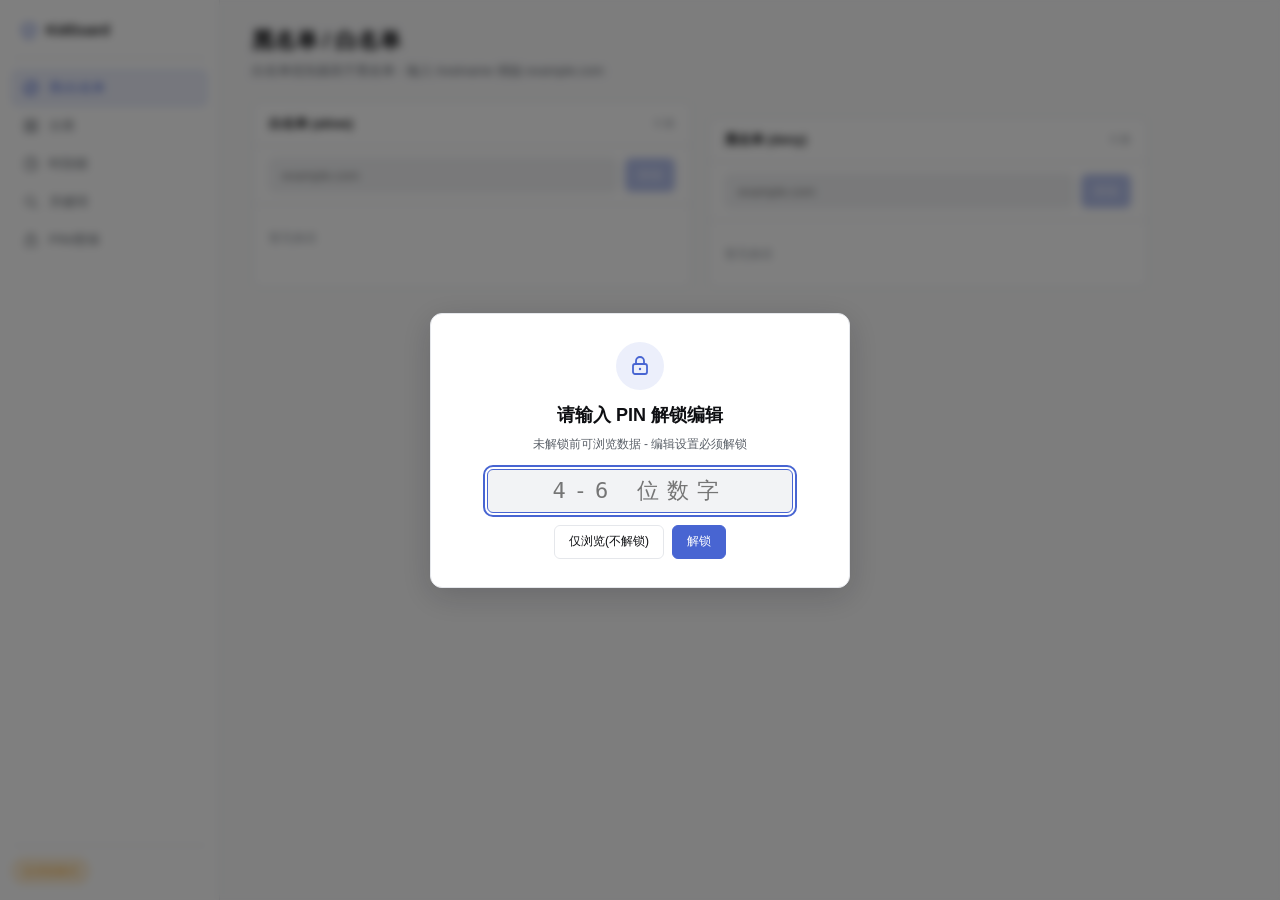
<file: extension/options/options.html>
<!DOCTYPE html>
<html lang="zh-CN">
<head>
  <meta charset="UTF-8" />
  <meta name="viewport" content="width=device-width, initial-scale=1" />
  <title>KidGuard 管理后台</title>
  <link rel="stylesheet" href="options.css" />
</head>
<body>
  <!-- PIN modal: shown until verified before any mutation -->
  <div id="kg-pin-modal" class="kg-modal" role="dialog" aria-modal="true" aria-labelledby="kg-pin-title">
    <div class="kg-modal-card">
      <div class="kg-modal-icon" aria-hidden="true">
        <svg viewBox="0 0 24 24" focusable="false">
          <rect x="5" y="10" width="14" height="10" rx="2" fill="none" stroke="currentColor" stroke-width="1.8"/>
          <path d="M8 10V7a4 4 0 0 1 8 0v3" fill="none" stroke="currentColor" stroke-width="1.8" stroke-linecap="round"/>
          <circle cx="12" cy="15" r="1.2" fill="currentColor"/>
        </svg>
      </div>
      <h2 id="kg-pin-title" class="kg-modal-title">请输入 PIN 解锁编辑</h2>
      <p class="kg-modal-help">未解锁前可浏览数据 - 编辑设置必须解锁</p>
      <input
        id="kg-pin-input"
        class="kg-input kg-input--pin"
        inputmode="numeric"
        maxlength="6"
        autocomplete="off"
        aria-label="PIN"
        placeholder="4-6 位数字"
      />
      <p id="kg-pin-error" class="kg-error" role="alert" hidden></p>
      <div class="kg-modal-actions">
        <button type="button" class="kg-btn kg-btn--ghost" id="kg-pin-skip">仅浏览(不解锁)</button>
        <button type="button" class="kg-btn kg-btn--primary" id="kg-pin-submit">解锁</button>
      </div>
    </div>
  </div>

  <div class="kg-shell">
    <aside class="kg-sidebar" aria-label="导航">
      <div class="kg-brand">
        <svg class="kg-logo" viewBox="0 0 20 20" aria-hidden="true" focusable="false">
          <path d="M10 1.5 3 4.5v5.4c0 4 3.05 7.6 7 8.6 3.95-1 7-4.6 7-8.6V4.5L10 1.5Z" fill="none" stroke="currentColor" stroke-width="1.5" stroke-linejoin="round"/>
          <path d="M7 10.2 9.2 12.4 13.4 8.2" fill="none" stroke="currentColor" stroke-width="1.5" stroke-linecap="round" stroke-linejoin="round"/>
        </svg>
        <span class="kg-brand-name">KidGuard</span>
      </div>

      <nav class="kg-tab-nav" role="tablist" aria-orientation="vertical">
        <button type="button" role="tab" aria-selected="true" class="kg-tab is-active" data-tab="blocklist">
          <svg viewBox="0 0 16 16" aria-hidden="true"><circle cx="8" cy="8" r="6.5" fill="none" stroke="currentColor" stroke-width="1.5"/><path d="M3.5 12.5 12.5 3.5" stroke="currentColor" stroke-width="1.5" stroke-linecap="round"/></svg>
          <span>黑/白名单</span>
        </button>
        <button type="button" role="tab" aria-selected="false" class="kg-tab" data-tab="categories">
          <svg viewBox="0 0 16 16" aria-hidden="true"><rect x="2" y="2" width="5" height="5" fill="none" stroke="currentColor" stroke-width="1.5" rx="1"/><rect x="9" y="2" width="5" height="5" fill="none" stroke="currentColor" stroke-width="1.5" rx="1"/><rect x="2" y="9" width="5" height="5" fill="none" stroke="currentColor" stroke-width="1.5" rx="1"/><rect x="9" y="9" width="5" height="5" fill="none" stroke="currentColor" stroke-width="1.5" rx="1"/></svg>
          <span>分类</span>
        </button>
        <button type="button" role="tab" aria-selected="false" class="kg-tab" data-tab="schedule">
          <svg viewBox="0 0 16 16" aria-hidden="true"><circle cx="8" cy="8" r="6.5" fill="none" stroke="currentColor" stroke-width="1.5"/><path d="M8 4v4l2.5 1.5" stroke="currentColor" stroke-width="1.5" stroke-linecap="round"/></svg>
          <span>时段锁</span>
        </button>
        <button type="button" role="tab" aria-selected="false" class="kg-tab" data-tab="keywords">
          <svg viewBox="0 0 16 16" aria-hidden="true"><circle cx="7" cy="7" r="4.5" fill="none" stroke="currentColor" stroke-width="1.5"/><path d="M10.5 10.5 14 14" stroke="currentColor" stroke-width="1.5" stroke-linecap="round"/></svg>
          <span>关键词</span>
        </button>
        <button type="button" role="tab" aria-selected="false" class="kg-tab" data-tab="pin">
          <svg viewBox="0 0 16 16" aria-hidden="true"><rect x="3" y="7" width="10" height="7" rx="1.5" fill="none" stroke="currentColor" stroke-width="1.5"/><path d="M5 7V5a3 3 0 0 1 6 0v2" fill="none" stroke="currentColor" stroke-width="1.5"/></svg>
          <span>PIN/密保</span>
        </button>
      </nav>

      <div class="kg-side-foot">
        <span id="kg-lock-status" class="kg-lock-pill kg-lock-pill--locked" aria-live="polite">
          <svg viewBox="0 0 12 12" aria-hidden="true"><rect x="2" y="5" width="8" height="6" rx="1" fill="none" stroke="currentColor" stroke-width="1.2"/><path d="M3.5 5V3.5a2.5 2.5 0 0 1 5 0V5" fill="none" stroke="currentColor" stroke-width="1.2"/></svg>
          仅浏览模式
        </span>
      </div>
    </aside>

    <main class="kg-main" role="main">
      <!-- Blocklist tab -->
      <section class="kg-tabpanel" role="tabpanel" data-panel="blocklist">
        <header class="kg-panel-head">
          <h1 class="kg-panel-title">黑名单 / 白名单</h1>
          <p class="kg-panel-sub">白名单优先级高于黑名单 - 输入 hostname 例如 example.com</p>
        </header>

        <div class="kg-grid-2">
          <div class="kg-card">
            <div class="kg-card-head">
              <h2 class="kg-card-title">白名单 (allow)</h2>
              <span class="kg-card-meta" id="kg-allow-count">0</span>
            </div>
            <form class="kg-add-row" data-form="allow">
              <input type="text" class="kg-input" data-input="allow" placeholder="example.com" aria-label="添加白名单 hostname" />
              <button type="submit" class="kg-btn kg-btn--primary kg-btn--sm" data-mut>添加</button>
            </form>
            <p class="kg-error" data-error="allow" role="alert" hidden></p>
            <ul class="kg-host-list" data-list="allow" aria-live="polite"></ul>
          </div>

          <div class="kg-card">
            <div class="kg-card-head">
              <h2 class="kg-card-title">黑名单 (deny)</h2>
              <span class="kg-card-meta" id="kg-deny-count">0</span>
            </div>
            <form class="kg-add-row" data-form="deny">
              <input type="text" class="kg-input" data-input="deny" placeholder="example.com" aria-label="添加黑名单 hostname" />
              <button type="submit" class="kg-btn kg-btn--primary kg-btn--sm" data-mut>添加</button>
            </form>
            <p class="kg-error" data-error="deny" role="alert" hidden></p>
            <ul class="kg-host-list" data-list="deny" aria-live="polite"></ul>
          </div>
        </div>
      </section>

      <!-- Categories tab -->
      <section class="kg-tabpanel" role="tabpanel" data-panel="categories" hidden>
        <header class="kg-panel-head">
          <h1 class="kg-panel-title">分类拦截</h1>
          <p class="kg-panel-sub">控制 7 大类内置黑名单的开关</p>
        </header>

        <div class="kg-card">
          <div class="kg-card-head">
            <h2 class="kg-card-title">分类列表</h2>
            <label class="kg-toggle">
              <input type="checkbox" id="kg-cat-all" data-mut />
              <span class="kg-toggle-track"><span class="kg-toggle-thumb"></span></span>
              <span class="kg-toggle-label">全部启用</span>
            </label>
          </div>
          <ul id="kg-cat-list" class="kg-cat-list"></ul>
        </div>
      </section>

      <!-- Schedule tab -->
      <section class="kg-tabpanel" role="tabpanel" data-panel="schedule" hidden>
        <header class="kg-panel-head">
          <h1 class="kg-panel-title">时段锁</h1>
          <p class="kg-panel-sub">设置作息时间, 期间一切网页将被拦截 - 跨午夜支持(到时间早于起时间)</p>
        </header>

        <div class="kg-card">
          <div class="kg-card-head">
            <h2 class="kg-card-title">总开关 + 时段窗口</h2>
            <label class="kg-toggle">
              <input type="checkbox" id="kg-sched-enabled" data-mut />
              <span class="kg-toggle-track"><span class="kg-toggle-thumb"></span></span>
              <span class="kg-toggle-label">启用</span>
            </label>
          </div>
          <ul id="kg-sched-list" class="kg-sched-list"></ul>
          <div class="kg-card-foot">
            <button type="button" class="kg-btn kg-btn--ghost" id="kg-sched-add" data-mut>+ 添加时段</button>
            <button type="button" class="kg-btn kg-btn--primary" id="kg-sched-save" data-mut>保存</button>
          </div>
          <p class="kg-error" id="kg-sched-error" role="alert" hidden></p>
        </div>
      </section>

      <!-- Keywords tab -->
      <section class="kg-tabpanel" role="tabpanel" data-panel="keywords" hidden>
        <header class="kg-panel-head">
          <h1 class="kg-panel-title">搜索关键词拦截</h1>
          <p class="kg-panel-sub">在 Google / Baidu / Bing 搜索时拦截命中关键词</p>
        </header>

        <div class="kg-card">
          <div class="kg-card-head">
            <h2 class="kg-card-title">总开关 + 自定义关键词</h2>
            <label class="kg-toggle">
              <input type="checkbox" id="kg-kw-enabled" data-mut />
              <span class="kg-toggle-track"><span class="kg-toggle-thumb"></span></span>
              <span class="kg-toggle-label">启用</span>
            </label>
          </div>
          <form class="kg-add-row" id="kg-kw-form">
            <input type="text" class="kg-input" id="kg-kw-input" placeholder="例如: 王者荣耀 下载" aria-label="添加关键词" />
            <button type="submit" class="kg-btn kg-btn--primary kg-btn--sm" data-mut>添加</button>
          </form>
          <p class="kg-error" id="kg-kw-error" role="alert" hidden></p>
          <ul id="kg-kw-list" class="kg-host-list" aria-live="polite"></ul>
        </div>
      </section>

      <!-- PIN tab -->
      <section class="kg-tabpanel" role="tabpanel" data-panel="pin" hidden>
        <header class="kg-panel-head">
          <h1 class="kg-panel-title">PIN / 退出问题</h1>
          <p class="kg-panel-sub">修改 PIN 或退出问题前需先解锁</p>
        </header>

        <div class="kg-grid-2">
          <div class="kg-card">
            <div class="kg-card-head"><h2 class="kg-card-title">修改 PIN</h2></div>
            <div class="kg-form-stack">
              <label class="kg-field">
                <span class="kg-field-label">原 PIN</span>
                <input type="password" class="kg-input" id="kg-pin-old" inputmode="numeric" maxlength="6" autocomplete="off" />
              </label>
              <label class="kg-field">
                <span class="kg-field-label">新 PIN</span>
                <input type="password" class="kg-input" id="kg-pin-new1" inputmode="numeric" maxlength="6" autocomplete="off" />
              </label>
              <label class="kg-field">
                <span class="kg-field-label">确认新 PIN</span>
                <input type="password" class="kg-input" id="kg-pin-new2" inputmode="numeric" maxlength="6" autocomplete="off" />
              </label>
              <p class="kg-error" id="kg-pin-change-error" role="alert" hidden></p>
              <button type="button" class="kg-btn kg-btn--primary" id="kg-pin-change-submit" data-mut>保存新 PIN</button>
            </div>
          </div>

          <div class="kg-card">
            <div class="kg-card-head"><h2 class="kg-card-title">修改退出问题</h2></div>
            <div class="kg-form-stack">
              <label class="kg-field">
                <span class="kg-field-label">问题</span>
                <input type="text" class="kg-input" id="kg-recq-new" maxlength="60" />
              </label>
              <label class="kg-field">
                <span class="kg-field-label">答案</span>
                <input type="text" class="kg-input" id="kg-reca-new" maxlength="60" />
              </label>
              <p class="kg-error" id="kg-recq-error" role="alert" hidden></p>
              <button type="button" class="kg-btn kg-btn--primary" id="kg-recq-submit" data-mut>保存</button>
            </div>
          </div>
        </div>
      </section>
    </main>
  </div>

  <div id="kg-toast" class="kg-toast" role="status" aria-live="polite" hidden></div>

  <script src="tabs/blocklist.js"></script>
  <script src="tabs/categories.js"></script>
  <script src="tabs/schedule.js"></script>
  <script src="tabs/keywords.js"></script>
  <script src="tabs/pin.js"></script>
  <script src="options.js"></script>
</body>
</html>
</file>
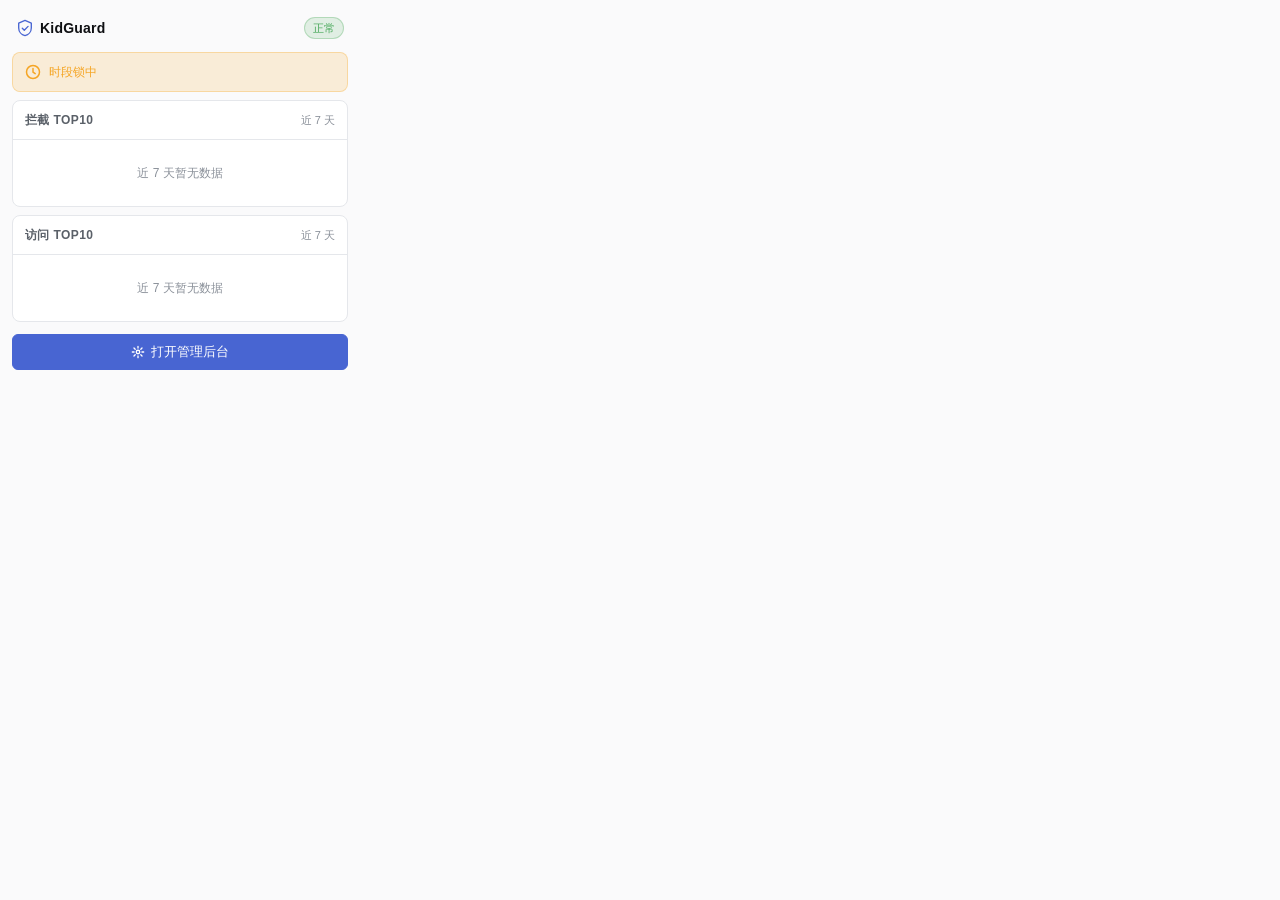
<file: extension/popup/popup.html>
<!DOCTYPE html>
<html lang="zh-CN">
<head>
  <meta charset="UTF-8" />
  <meta name="viewport" content="width=360, initial-scale=1" />
  <title>KidGuard</title>
  <link rel="stylesheet" href="popup.css" />
</head>
<body>
  <div class="kg-app" role="application" aria-label="KidGuard 快速面板">
    <header class="kg-header">
      <div class="kg-brand">
        <svg class="kg-logo" viewBox="0 0 20 20" aria-hidden="true" focusable="false">
          <path d="M10 1.5 3 4.5v5.4c0 4 3.05 7.6 7 8.6 3.95-1 7-4.6 7-8.6V4.5L10 1.5Z" fill="none" stroke="currentColor" stroke-width="1.5" stroke-linejoin="round"/>
          <path d="M7 10.2 9.2 12.4 13.4 8.2" fill="none" stroke="currentColor" stroke-width="1.5" stroke-linecap="round" stroke-linejoin="round"/>
        </svg>
        <span class="kg-brand-name">KidGuard</span>
      </div>
      <span id="kg-status-pill" class="kg-pill kg-pill--normal" role="status" aria-live="polite">正常</span>
    </header>

    <div id="kg-banner" class="kg-banner" hidden role="alert">
      <svg viewBox="0 0 16 16" aria-hidden="true" focusable="false">
        <circle cx="8" cy="8" r="6.5" fill="none" stroke="currentColor" stroke-width="1.5"/>
        <path d="M8 4.5V8L10.2 9.6" fill="none" stroke="currentColor" stroke-width="1.5" stroke-linecap="round"/>
      </svg>
      <span id="kg-banner-text">时段锁中</span>
    </div>

    <section class="kg-card" aria-labelledby="kg-blocked-title">
      <div class="kg-card-head">
        <h2 id="kg-blocked-title" class="kg-card-title">拦截 TOP10</h2>
        <span class="kg-card-meta">近 7 天</span>
      </div>
      <ol id="kg-list-blocked" class="kg-list" aria-busy="true">
        <li class="kg-empty">加载中...</li>
      </ol>
    </section>

    <section class="kg-card" aria-labelledby="kg-visited-title">
      <div class="kg-card-head">
        <h2 id="kg-visited-title" class="kg-card-title">访问 TOP10</h2>
        <span class="kg-card-meta">近 7 天</span>
      </div>
      <ol id="kg-list-visited" class="kg-list" aria-busy="true">
        <li class="kg-empty">加载中...</li>
      </ol>
    </section>

    <footer class="kg-footer">
      <button id="kg-open-options" type="button" class="kg-btn kg-btn--primary">
        <svg viewBox="0 0 16 16" aria-hidden="true" focusable="false">
          <circle cx="8" cy="8" r="2" fill="none" stroke="currentColor" stroke-width="1.5"/>
          <path d="M8 1.5v2M8 12.5v2M14.5 8h-2M3.5 8h-2M12.6 3.4 11.2 4.8M4.8 11.2 3.4 12.6M12.6 12.6 11.2 11.2M4.8 4.8 3.4 3.4" stroke="currentColor" stroke-width="1.5" stroke-linecap="round"/>
        </svg>
        打开管理后台
      </button>
    </footer>
  </div>

  <script src="popup.js"></script>
</body>
</html>
</file>
<file: website/style.css>
/* KidGuard landing page - Round 004 warm comic / anime / storybook redesign */
/* All comments ASCII-only per pitfall-20260417 (CSS comment encoding) */
/* Light-default warm cream palette + warm-brown dark fallback */

:root {
  /* Warm cream defaults */
  --bg-primary: #FAF6E8;       /* page bg, warm cream */
  --bg-elevated: #F5EFE0;      /* cards / sections raised, milk coffee */
  --bg-card: #FFFCF2;          /* card surface, slightly brighter */
  --bg-code: #F0E6CE;           /* warm beige for code */
  --paper-tint: rgba(232, 220, 196, 0.55);

  --text-primary: #2D2A24;      /* warm brown-charcoal, not pure black */
  --text-secondary: #6B6354;    /* faded ink */
  --text-muted: #8C8474;

  --accent: #5E7CE2;            /* product blue, kept */
  --accent-soft: rgba(94, 124, 226, 0.16);
  --accent-strong: #4866D0;

  --warm: #E89A4E;              /* warm orange highlight */
  --warm-soft: rgba(232, 154, 78, 0.18);
  --pink: #F2A4A4;              /* soft pink for warm topics */
  --pink-soft: rgba(242, 164, 164, 0.20);

  --ink: #2D2A24;               /* hand-drawn outline color */
  --border-soft: #E8DCC4;       /* soft brown border 1.5px */
  --border-ink: #2D2A24;        /* hand-drawn ink border */

  --shadow-soft: 0 4px 20px rgba(45, 42, 36, 0.08);
  --shadow-stick: 4px 4px 0 #2D2A24;          /* sticker / comic offset */
  --shadow-stick-warm: 4px 4px 0 #E89A4E;
  --shadow-stick-pink: 4px 4px 0 #F2A4A4;

  --font-sans: -apple-system, BlinkMacSystemFont, "Segoe UI", "PingFang SC", "Hiragino Sans GB", "Microsoft YaHei", "Helvetica Neue", Helvetica, Arial, sans-serif;
  --font-serif: "Cormorant Garamond", "Iowan Old Style", "Palatino", "Songti SC", "STSong", Georgia, serif;
  --font-mono: ui-monospace, SFMono-Regular, "SF Mono", Menlo, Consolas, "Liberation Mono", monospace;

  --max-w: 1120px;
  --pad-x: 24px;

  --radius-sm: 12px;
  --radius-md: 18px;
  --radius-lg: 24px;
}

/* Warm dark fallback (NOT navy) */
@media (prefers-color-scheme: dark) {
  :root {
    --bg-primary: #1F1A12;       /* deep warm brown */
    --bg-elevated: #2A2318;      /* slightly raised */
    --bg-card: #2F2820;
    --bg-code: #38301F;
    --paper-tint: rgba(60, 48, 28, 0.45);

    --text-primary: #F5EAD0;
    --text-secondary: #D9C9A4;
    --text-muted: #A89878;

    --accent: #738BE8;
    --accent-soft: rgba(115, 139, 232, 0.22);
    --accent-strong: #8FA3F0;

    --warm: #F2B070;
    --warm-soft: rgba(242, 176, 112, 0.22);
    --pink: #F4B5B5;
    --pink-soft: rgba(244, 181, 181, 0.22);

    --ink: #F5EAD0;
    --border-soft: #5A4A30;
    --border-ink: #F5EAD0;

    --shadow-soft: 0 4px 20px rgba(0, 0, 0, 0.35);
    --shadow-stick: 4px 4px 0 #F5EAD0;
    --shadow-stick-warm: 4px 4px 0 #F2B070;
    --shadow-stick-pink: 4px 4px 0 #F4B5B5;
  }
}

*, *::before, *::after { box-sizing: border-box; }

html {
  background: var(--bg-primary);
  color: var(--text-primary);
  -webkit-text-size-adjust: 100%;
  scroll-behavior: smooth;
}

/* Body uses a subtle paper texture via layered linear-gradients (no external image) */
body {
  margin: 0;
  font-family: var(--font-sans);
  font-size: 17px;
  line-height: 1.65;
  letter-spacing: 0.005em;
  color: var(--text-primary);
  background-color: var(--bg-primary);
  background-image:
    radial-gradient(rgba(45, 42, 36, 0.025) 1px, transparent 1px),
    radial-gradient(rgba(45, 42, 36, 0.018) 1px, transparent 1px),
    linear-gradient(115deg, transparent 0%, var(--paper-tint) 50%, transparent 100%);
  background-size: 24px 24px, 13px 13px, 100% 100%;
  background-position: 0 0, 7px 11px, 0 0;
}

a { color: var(--accent); text-decoration: none; }
a:hover { color: var(--accent-strong); text-decoration: underline; text-underline-offset: 4px; text-decoration-thickness: 2px; }
a:focus-visible { outline: 3px solid var(--warm); outline-offset: 3px; border-radius: 4px; }

img { max-width: 100%; height: auto; display: block; }

/* Layout primitives */
.container {
  max-width: var(--max-w);
  margin-inline: auto;
  padding-inline: var(--pad-x);
}

.section { padding-block: 96px; position: relative; }

/* Wavy divider between sections via SVG-ish CSS mask trick using inline data uri */
.section + .section::before {
  content: "";
  position: absolute;
  top: 0;
  left: 0;
  right: 0;
  height: 16px;
  background-image: url("data:image/svg+xml;utf8,<svg xmlns='http://www.w3.org/2000/svg' viewBox='0 0 1200 16' preserveAspectRatio='none'><path d='M0 8 Q 100 0 200 8 T 400 8 T 600 8 T 800 8 T 1000 8 T 1200 8' stroke='%23E8DCC4' stroke-width='2' fill='none'/></svg>");
  background-repeat: no-repeat;
  background-size: 100% 100%;
  pointer-events: none;
}

.section-head { max-width: 760px; margin-block-end: 56px; position: relative; }
.kicker {
  text-transform: uppercase;
  font-size: 12px;
  letter-spacing: 0.18em;
  color: var(--warm);
  margin: 0 0 14px;
  font-weight: 700;
  font-style: italic;
  font-family: var(--font-serif);
  font-size: 14px;
}
.section h2 {
  font-size: 36px;
  line-height: 1.25;
  margin: 0 0 18px;
  letter-spacing: -0.015em;
  font-weight: 700;
  color: var(--text-primary);
  position: relative;
  display: inline-block;
}
.section h2 .doodle-underline {
  position: absolute;
  left: 0;
  right: 0;
  bottom: -8px;
  width: 100%;
  height: 10px;
  pointer-events: none;
  color: var(--warm);
}
.lede {
  font-size: 17px;
  color: var(--text-secondary);
  margin: 0;
  max-width: 62ch;
  line-height: 1.7;
}
.lede.emphasis {
  border-inline-start: 4px solid var(--warm);
  padding: 8px 0 8px 18px;
  color: var(--text-primary);
  font-weight: 500;
}

/* Header - simplified, sticky */
.site-header {
  position: sticky;
  top: 0;
  z-index: 50;
  background: rgba(250, 246, 232, 0.86);
  backdrop-filter: saturate(140%) blur(10px);
  -webkit-backdrop-filter: saturate(140%) blur(10px);
  border-bottom: 1.5px solid var(--border-soft);
}
@media (prefers-color-scheme: dark) {
  .site-header { background: rgba(31, 26, 18, 0.86); }
}
.header-inner {
  display: flex;
  align-items: center;
  justify-content: space-between;
  height: 64px;
}
.brand {
  display: inline-flex;
  align-items: center;
  gap: 10px;
  color: var(--text-primary);
  font-weight: 700;
  font-size: 17px;
  letter-spacing: 0.005em;
}
.brand:hover { text-decoration: none; color: var(--text-primary); }
.brand-mark {
  width: 26px;
  height: 26px;
  color: var(--accent);
  flex-shrink: 0;
}
.brand-name { font-weight: 700; }

.site-nav { display: flex; gap: 18px; align-items: center; }
.site-nav a.gh-link {
  font-size: 14px;
  color: var(--text-primary);
  font-weight: 600;
  background: var(--warm-soft);
  border: 1.5px solid var(--warm);
  padding: 8px 16px;
  border-radius: 999px;
  transition: transform 140ms ease-out, box-shadow 140ms ease-out;
}
.site-nav a.gh-link:hover {
  text-decoration: none;
  color: var(--text-primary);
  transform: translate(-2px, -2px);
  box-shadow: var(--shadow-stick-warm);
}

/* Hero */
.hero {
  position: relative;
  isolation: isolate;
  padding-block: 96px 80px;
  min-height: 620px;
  overflow: hidden;
  background-image: url('assets/hero-cover.jpg');
  background-size: cover;
  background-position: left center;
  background-repeat: no-repeat;
}
.hero::before {
  /* Right-side soft gradient: keeps the family illustration crisp on the left */
  /* while creating a readable warm cream surface for the text on the right.   */
  content: "";
  position: absolute;
  inset: 0;
  z-index: 0;
  pointer-events: none;
  background:
    linear-gradient(90deg,
      rgba(250, 246, 232, 0)   0%,
      rgba(250, 246, 232, 0)   38%,
      rgba(250, 246, 232, 0.55) 50%,
      rgba(250, 246, 232, 0.92) 65%,
      rgba(250, 246, 232, 0.96) 100%);
}
@media (prefers-color-scheme: dark) {
  .hero::before {
    background:
      linear-gradient(90deg,
        rgba(31, 26, 18, 0)    0%,
        rgba(31, 26, 18, 0)    38%,
        rgba(31, 26, 18, 0.65) 50%,
        rgba(31, 26, 18, 0.92) 65%,
        rgba(31, 26, 18, 0.97) 100%);
  }
}
.hero-inner {
  position: relative;
  z-index: 1;
  display: grid;
  grid-template-columns: minmax(0, 1fr) minmax(0, 1fr);
  align-items: center;
}
.hero-text {
  grid-column: 2;
  max-width: 540px;
  justify-self: end;
}
@media (max-width: 960px) {
  .hero {
    min-height: 0;
    padding-block: 56px 48px;
    background-position: top center;
    background-size: 130% auto;
    background-color: var(--bg-primary);
    padding-block-start: 320px;
  }
  .hero::before {
    background: linear-gradient(180deg,
      rgba(250, 246, 232, 0)   0%,
      rgba(250, 246, 232, 0)   30%,
      rgba(250, 246, 232, 0.85) 55%,
      rgba(250, 246, 232, 0.97) 75%,
      rgba(250, 246, 232, 1)    100%);
  }
  @media (prefers-color-scheme: dark) {
    .hero::before {
      background: linear-gradient(180deg,
        rgba(31, 26, 18, 0)    0%,
        rgba(31, 26, 18, 0)    30%,
        rgba(31, 26, 18, 0.88) 55%,
        rgba(31, 26, 18, 0.97) 75%,
        rgba(31, 26, 18, 1)    100%);
    }
  }
  .hero-inner { grid-template-columns: 1fr; }
  .hero-text { grid-column: 1; max-width: none; justify-self: stretch; }
}
.hero-eyebrow {
  display: inline-flex;
  align-items: center;
  gap: 8px;
  font-size: 14px;
  letter-spacing: 0.04em;
  color: var(--text-primary);
  background: var(--bg-card);
  border: 2px solid var(--ink);
  padding: 8px 16px;
  border-radius: 999px;
  margin: 0 0 28px;
  font-weight: 600;
  font-family: var(--font-serif);
  font-style: italic;
  box-shadow: var(--shadow-stick-warm);
}
.hero-eyebrow .doodle-star { width: 16px; height: 16px; color: var(--warm); flex-shrink: 0; }
.hero-title {
  font-size: 56px;
  line-height: 1.15;
  letter-spacing: -0.025em;
  margin: 0 0 22px;
  font-weight: 700;
  color: var(--text-primary);
}
.hero-title .underline-warm {
  background-image: linear-gradient(transparent 70%, var(--warm-soft) 70%);
  padding: 0 4px;
}
.hero-sub {
  font-size: 19px;
  line-height: 1.6;
  color: var(--text-secondary);
  margin: 0 0 36px;
  max-width: 640px;
}
.hero-cta {
  display: flex;
  flex-wrap: wrap;
  gap: 14px;
  margin-block-end: 36px;
}
.hero-bullets {
  list-style: none;
  padding: 0;
  margin: 0;
  display: flex;
  flex-wrap: wrap;
  gap: 18px 26px;
  font-size: 14px;
  color: var(--text-secondary);
}
.hero-bullets li {
  display: inline-flex;
  align-items: center;
  gap: 8px;
  background: var(--bg-card);
  border: 1.5px solid var(--border-soft);
  padding: 6px 14px;
  border-radius: 999px;
  font-weight: 500;
}
.hero-bullets li::before {
  content: "";
  width: 8px;
  height: 8px;
  border-radius: 50%;
  background: var(--warm);
  display: inline-block;
}

/* Buttons - sticker style */
.btn {
  display: inline-flex;
  align-items: center;
  justify-content: center;
  gap: 8px;
  padding: 14px 26px;
  font-size: 15px;
  font-weight: 700;
  border-radius: 16px;
  border: 2.5px solid var(--ink);
  transition: transform 140ms ease-out, box-shadow 140ms ease-out;
  cursor: pointer;
  font-family: inherit;
  letter-spacing: 0.005em;
  text-decoration: none;
}
.btn:hover { text-decoration: none; transform: translate(-3px, -3px); }
.btn-primary {
  background: var(--accent);
  color: #FFFFFF;
  box-shadow: var(--shadow-stick);
}
.btn-primary:hover { background: var(--accent-strong); color: #FFFFFF; box-shadow: 7px 7px 0 var(--ink); }
.btn-ghost {
  background: var(--bg-card);
  color: var(--text-primary);
  box-shadow: var(--shadow-stick-warm);
}
.btn-ghost:hover { background: var(--bg-card); color: var(--text-primary); box-shadow: 7px 7px 0 var(--warm); }

/* Block-demo Section */
.block-demo .demo-frame {
  max-width: 880px;
  margin: 0 auto;
  background: var(--bg-card);
  border: 3px solid var(--ink);
  border-radius: var(--radius-lg);
  padding: 14px;
  box-shadow: var(--shadow-stick);
  transform: rotate(-0.4deg);
  transition: transform 200ms ease-out;
}
.block-demo .demo-frame:hover { transform: rotate(0deg); }
.block-demo .demo-frame img {
  border-radius: 16px;
  width: 100%;
  display: block;
}
.block-demo .demo-caption {
  text-align: center;
  margin-top: 28px;
  font-size: 18px;
  color: var(--text-primary);
  font-weight: 500;
  font-style: italic;
  font-family: var(--font-serif);
  max-width: 640px;
  margin-left: auto;
  margin-right: auto;
  line-height: 1.6;
}

/* Chart-1060 Section */
.chart-1060 { background: var(--bg-elevated); }
.chart-1060 .chart-grid {
  display: grid;
  grid-template-columns: 1fr 1.2fr 1fr;
  grid-template-rows: auto auto;
  gap: 24px;
  align-items: center;
}
.chart-1060 .chart-center {
  grid-column: 2;
  grid-row: 1 / span 2;
  background: var(--bg-card);
  border: 3px solid var(--ink);
  border-radius: var(--radius-lg);
  padding: 16px;
  box-shadow: var(--shadow-stick-warm);
  transform: rotate(0.3deg);
}
.chart-1060 .chart-center img { border-radius: 14px; width: 100%; }
.cat-card {
  background: var(--bg-card);
  border: 2.5px solid var(--ink);
  border-radius: var(--radius-md);
  padding: 18px 18px;
  box-shadow: var(--shadow-stick);
  transition: transform 200ms ease-out, box-shadow 200ms ease-out;
}
.cat-card:nth-child(odd) { transform: rotate(-0.6deg); box-shadow: var(--shadow-stick-warm); }
.cat-card:nth-child(even) { transform: rotate(0.5deg); box-shadow: var(--shadow-stick-pink); }
.cat-card:hover { transform: rotate(0deg) translateY(-3px); }
.cat-card .cat-num { font-size: 30px; font-weight: 700; color: var(--accent); line-height: 1; margin: 0 0 4px; font-family: var(--font-serif); font-style: italic; }
.cat-card .cat-name { font-size: 14px; font-weight: 700; margin: 0 0 6px; color: var(--text-primary); }
.cat-card .cat-desc { font-size: 13px; color: var(--text-secondary); margin: 0; line-height: 1.55; }

/* Feature grid - tilt cards */
.feature-grid {
  display: grid;
  grid-template-columns: repeat(3, 1fr);
  gap: 24px;
}
.feature-card {
  background: var(--bg-card);
  border: 3px solid var(--ink);
  border-radius: var(--radius-md);
  padding: 26px;
  box-shadow: var(--shadow-stick);
  transition: transform 200ms ease-out;
  position: relative;
}
.feature-card:nth-child(3n+1) { box-shadow: var(--shadow-stick); }
.feature-card:nth-child(3n+2) { box-shadow: var(--shadow-stick-warm); }
.feature-card:nth-child(3n+3) { box-shadow: var(--shadow-stick-pink); }
.feature-card:hover {
  transform: translate(-2px, -2px) rotate(-0.5deg);
}
.feature-icon {
  width: 52px;
  height: 52px;
  border-radius: 16px;
  background: var(--accent-soft);
  color: var(--accent);
  display: inline-flex;
  align-items: center;
  justify-content: center;
  margin-block-end: 18px;
  border: 2px solid var(--ink);
}
.feature-card:nth-child(3n+2) .feature-icon { background: var(--warm-soft); color: var(--warm); }
.feature-card:nth-child(3n+3) .feature-icon { background: var(--pink-soft); color: #C84A4A; }
@media (prefers-color-scheme: dark) {
  .feature-card:nth-child(3n+3) .feature-icon { color: var(--pink); }
}
.feature-icon svg { width: 26px; height: 26px; }
.feature-card h3 {
  font-size: 19px;
  margin: 0 0 10px;
  font-weight: 700;
  color: var(--text-primary);
  line-height: 1.3;
  letter-spacing: -0.005em;
}
.feature-card p {
  margin: 0;
  font-size: 15px;
  color: var(--text-secondary);
  line-height: 1.65;
}

/* Pain comparison */
.compare {
  display: grid;
  grid-template-columns: repeat(3, 1fr);
  gap: 22px;
}
.compare-col {
  background: var(--bg-card);
  border: 3px solid var(--ink);
  border-radius: var(--radius-md);
  padding: 26px;
  box-shadow: var(--shadow-stick);
  transition: transform 200ms ease-out;
}
.compare-col:nth-child(1) { transform: rotate(-0.5deg); }
.compare-col:nth-child(2) { transform: rotate(0.4deg); }
.compare-col:hover { transform: rotate(0); }
.compare-col h3 {
  font-size: 18px;
  margin: 0 0 18px;
  font-weight: 700;
  color: var(--text-primary);
  letter-spacing: -0.005em;
}
.compare-col-self {
  background: linear-gradient(180deg, var(--warm-soft), var(--bg-card) 70%);
  box-shadow: var(--shadow-stick-warm);
}
.compare-col ul { list-style: none; padding: 0; margin: 0; }
.compare-col li {
  font-size: 15px;
  color: var(--text-secondary);
  padding-block: 10px;
  padding-inline-start: 26px;
  position: relative;
  line-height: 1.55;
}
.compare-col li.con::before {
  content: "x";
  position: absolute;
  inset-inline-start: 0;
  top: 8px;
  width: 18px;
  height: 18px;
  font-weight: 700;
  color: #C84A4A;
  font-size: 16px;
  text-align: center;
  font-family: var(--font-serif);
}
.compare-col li.pro::before {
  content: "+";
  position: absolute;
  inset-inline-start: 0;
  top: 8px;
  width: 18px;
  height: 18px;
  font-weight: 700;
  color: var(--warm);
  font-size: 18px;
  text-align: center;
  line-height: 1;
}
.compare-col li.pro { color: var(--text-primary); font-weight: 500; }

/* Chart-onboarding section */
.chart-onboarding { background: var(--bg-elevated); }
.chart-onboarding .onb-frame {
  background: var(--bg-card);
  border: 3px solid var(--ink);
  border-radius: var(--radius-lg);
  padding: 14px;
  box-shadow: var(--shadow-stick);
  margin-top: 32px;
}
.chart-onboarding .onb-frame img {
  border-radius: 16px;
  width: 100%;
}
.chart-onboarding .onb-headline {
  text-align: center;
  font-size: 32px;
  font-weight: 700;
  margin: 0 0 12px;
  color: var(--text-primary);
  letter-spacing: -0.02em;
  line-height: 1.3;
}
.chart-onboarding .onb-headline .accent { color: var(--warm); }
.chart-onboarding .onb-sub {
  text-align: center;
  font-size: 17px;
  color: var(--text-secondary);
  max-width: 620px;
  margin: 0 auto;
  line-height: 1.65;
}

/* Chart-privacy section */
.chart-privacy .privacy-grid {
  display: grid;
  grid-template-columns: minmax(0, 1fr) minmax(0, 1.2fr);
  gap: 56px;
  align-items: center;
}
.chart-privacy .privacy-art-frame {
  background: var(--bg-card);
  border: 3px solid var(--ink);
  border-radius: var(--radius-lg);
  padding: 14px;
  box-shadow: var(--shadow-stick-pink);
  transform: rotate(-0.5deg);
  transition: transform 200ms ease-out;
}
.chart-privacy .privacy-art-frame:hover { transform: rotate(0); }
.chart-privacy .privacy-art-frame img { border-radius: 14px; width: 100%; }
.invariants {
  list-style: none;
  padding: 0;
  margin: 28px 0 0;
}
.invariants li {
  font-size: 16px;
  color: var(--text-primary);
  padding: 14px 0 14px 36px;
  border-top: 1.5px dashed var(--border-soft);
  line-height: 1.6;
  position: relative;
}
.invariants li:last-child { border-bottom: 1.5px dashed var(--border-soft); }
.invariants li::before {
  content: "";
  position: absolute;
  left: 0;
  top: 18px;
  width: 22px;
  height: 22px;
  background-image: url("data:image/svg+xml;utf8,<svg xmlns='http://www.w3.org/2000/svg' viewBox='0 0 24 24' fill='none' stroke='%23E89A4E' stroke-width='2.5' stroke-linecap='round' stroke-linejoin='round'><path d='M5 12 L10 17 L19 7'/></svg>");
  background-size: contain;
  background-repeat: no-repeat;
}
.invariants strong { color: var(--text-primary); font-weight: 700; }
.pull-quote {
  margin: 28px 0 0;
  padding: 22px 26px;
  background: var(--bg-card);
  border: 2.5px solid var(--ink);
  border-inline-start: 6px solid var(--warm);
  border-radius: var(--radius-md);
  font-size: 16px;
  font-style: italic;
  color: var(--text-primary);
  line-height: 1.6;
  font-family: var(--font-serif);
  box-shadow: var(--shadow-stick-warm);
}
.pull-quote cite {
  display: block;
  margin-top: 10px;
  font-size: 14px;
  font-style: normal;
  color: var(--text-secondary);
  font-family: var(--font-sans);
}

/* Install steps - comic numbered bubbles */
.install-steps {
  list-style: none;
  padding: 0;
  margin: 0;
  display: grid;
  grid-template-columns: repeat(2, 1fr);
  gap: 24px;
  counter-reset: step;
}
.install-steps li {
  background: var(--bg-card);
  border: 3px solid var(--ink);
  border-radius: var(--radius-md);
  padding: 28px 26px 26px;
  box-shadow: var(--shadow-stick);
  position: relative;
  counter-increment: step;
}
.install-steps li:nth-child(2) { box-shadow: var(--shadow-stick-warm); }
.install-steps li:nth-child(3) { box-shadow: var(--shadow-stick-pink); }
.install-steps li:nth-child(4) { box-shadow: var(--shadow-stick-warm); }
.install-steps li::before {
  content: counter(step);
  position: absolute;
  top: -22px;
  left: 22px;
  width: 48px;
  height: 48px;
  border-radius: 50%;
  background: var(--warm);
  border: 3px solid var(--ink);
  color: var(--ink);
  font-size: 24px;
  font-weight: 700;
  display: inline-flex;
  align-items: center;
  justify-content: center;
  font-family: var(--font-serif);
  font-style: italic;
  box-shadow: 2px 2px 0 var(--ink);
}
.install-steps li:nth-child(2)::before { background: var(--accent); color: #FFF; }
.install-steps li:nth-child(3)::before { background: var(--pink); }
.install-steps li:nth-child(4)::before { background: var(--bg-card); color: var(--ink); }
.install-steps h3 {
  font-size: 18px;
  margin: 8px 0 14px;
  font-weight: 700;
  color: var(--text-primary);
  letter-spacing: -0.005em;
}
.install-steps p {
  margin: 0 0 12px;
  font-size: 15px;
  color: var(--text-secondary);
  line-height: 1.65;
}
.install-steps p:last-child { margin-bottom: 0; }

code {
  font-family: var(--font-mono);
  font-size: 0.9em;
  background: var(--bg-code);
  border: 1.5px solid var(--border-soft);
  padding: 2px 7px;
  border-radius: 6px;
  color: var(--text-primary);
}
pre {
  background: var(--bg-code);
  border: 2px solid var(--ink);
  border-radius: 12px;
  padding: 16px 18px;
  overflow-x: auto;
  margin: 10px 0 0;
  font-size: 13px;
  line-height: 1.55;
  box-shadow: 3px 3px 0 var(--ink);
}
pre code {
  background: transparent;
  border: 0;
  padding: 0;
  font-size: 13px;
  color: var(--text-primary);
}

/* FAQ */
.faq-list {
  display: grid;
  grid-template-columns: 1fr;
  gap: 14px;
  max-width: 880px;
}
.faq-list details {
  background: var(--bg-card);
  border: 2.5px solid var(--ink);
  border-radius: var(--radius-md);
  padding: 18px 22px;
  transition: transform 160ms ease-out, box-shadow 160ms ease-out;
  box-shadow: var(--shadow-stick);
}
.faq-list details:nth-child(even) { box-shadow: var(--shadow-stick-warm); }
.faq-list details[open] {
  background: var(--bg-elevated);
  transform: translate(-2px, -2px);
}
.faq-list summary {
  cursor: pointer;
  font-weight: 700;
  font-size: 16px;
  color: var(--text-primary);
  list-style: none;
  display: flex;
  justify-content: space-between;
  align-items: center;
  gap: 16px;
}
.faq-list summary::-webkit-details-marker { display: none; }
.faq-list summary::before {
  content: "";
  width: 18px;
  height: 18px;
  flex-shrink: 0;
  background-image: url("data:image/svg+xml;utf8,<svg xmlns='http://www.w3.org/2000/svg' viewBox='0 0 24 24' fill='none' stroke='%23E89A4E' stroke-width='3' stroke-linecap='round' stroke-linejoin='round'><path d='M9 6 L15 12 L9 18'/></svg>");
  background-size: contain;
  background-repeat: no-repeat;
  transition: transform 200ms ease-out;
}
.faq-list details[open] summary::before { transform: rotate(90deg); }
.faq-list summary span { flex: 1; }
.faq-list summary::after {
  content: "+";
  font-size: 22px;
  font-weight: 700;
  color: var(--warm);
  transition: transform 180ms ease-out;
  line-height: 1;
  font-family: var(--font-serif);
}
.faq-list details[open] summary::after { content: "-"; color: var(--accent); }
.faq-list details p {
  margin: 14px 0 0;
  font-size: 15px;
  color: var(--text-secondary);
  line-height: 1.7;
}

/* Footer */
.site-footer {
  padding-block: 48px;
  background: var(--bg-elevated);
  color: var(--text-secondary);
  font-size: 14px;
  border-top: 2px solid var(--border-soft);
}
.footer-inner {
  display: flex;
  flex-wrap: wrap;
  align-items: center;
  gap: 18px 32px;
  justify-content: space-between;
}
.footer-brand {
  display: inline-flex;
  align-items: center;
  gap: 10px;
  color: var(--text-primary);
  font-weight: 700;
  font-size: 16px;
}
.footer-brand .brand-mark { color: var(--accent); width: 22px; height: 22px; }
.footer-nav {
  display: flex;
  flex-wrap: wrap;
  gap: 22px;
}
.footer-nav a { color: var(--text-secondary); font-size: 14px; font-weight: 500; }
.footer-nav a:hover { color: var(--text-primary); text-decoration: none; }
.footer-meta { margin: 0; font-size: 13px; color: var(--text-muted); font-family: var(--font-serif); font-style: italic; }
.footer-meta a { color: var(--text-secondary); }
.footer-heart { color: var(--pink); }

/* Doodle SVG inline accents */
.doodle {
  display: inline-block;
  vertical-align: middle;
  pointer-events: none;
}

/* Responsive - tablet */
@media (max-width: 960px) {
  .compare,
  .feature-grid,
  .install-steps {
    grid-template-columns: repeat(2, 1fr);
  }
  .chart-privacy .privacy-grid {
    grid-template-columns: 1fr;
    gap: 36px;
  }
  .chart-1060 .chart-grid {
    grid-template-columns: 1fr 1fr;
    grid-template-rows: auto;
  }
  .chart-1060 .chart-center {
    grid-column: 1 / -1;
    grid-row: 1;
    margin-bottom: 12px;
  }
  .hero-title { font-size: 44px; }
  .hero-sub { font-size: 17px; }
  .chart-onboarding .onb-headline { font-size: 26px; }
  .section h2 { font-size: 30px; }
}

/* Responsive - mobile */
@media (max-width: 640px) {
  :root { --pad-x: 16px; }
  .section { padding-block: 64px; }
  .section h2 { font-size: 26px; }
  .hero { padding-block: 60px 56px; min-height: 0; }
  .hero-title { font-size: 34px; line-height: 1.18; }
  .hero-sub { font-size: 16px; }
  .hero-bullets { gap: 10px; font-size: 13px; }
  .hero-eyebrow { font-size: 13px; }
  .compare,
  .feature-grid,
  .install-steps {
    grid-template-columns: 1fr;
  }
  .chart-1060 .chart-grid { grid-template-columns: 1fr; }
  .chart-1060 .chart-center { grid-column: 1; }
  .header-inner { height: 56px; }
  .footer-inner { flex-direction: column; align-items: flex-start; }
  .chart-onboarding .onb-headline { font-size: 22px; }
  .install-steps li { padding-top: 32px; }
  .install-steps li::before { width: 42px; height: 42px; font-size: 22px; top: -18px; }
}

/* Reduced motion */
@media (prefers-reduced-motion: reduce) {
  * { transition: none !important; animation: none !important; scroll-behavior: auto !important; }
  .feature-card, .compare-col, .cat-card, .block-demo .demo-frame, .chart-1060 .chart-center, .chart-privacy .privacy-art-frame { transform: none !important; }
}

/* Selection */
::selection {
  background: var(--warm);
  color: var(--ink);
}
</file>
<file: extension/blocked/blocked.css>
/* KidGuard blocked page - calm, no external links */
/* Comments ASCII-only (pitfall-20260417) */

:root {
  --kg-bg: #0E0F12;
  --kg-bg-card: #16181D;
  --kg-text: #ECEDEE;
  --kg-text-secondary: #9BA0A8;
  --kg-text-muted: #6B7280;
  --kg-accent: #5E7CE2;
  --kg-danger: #E5484D;
  --kg-border: #2A2D33;
  --kg-font: -apple-system, BlinkMacSystemFont, "Segoe UI", "PingFang SC", "Hiragino Sans GB", "Microsoft YaHei", sans-serif;
}

@media (prefers-color-scheme: light) {
  :root {
    --kg-bg: #FAFAFB;
    --kg-bg-card: #FFFFFF;
    --kg-text: #0E0F12;
    --kg-text-secondary: #5A6068;
    --kg-text-muted: #8B919A;
    --kg-accent: #4865D2;
    --kg-border: #E5E7EB;
  }
}

* { box-sizing: border-box; }

html, body {
  margin: 0;
  padding: 0;
  min-height: 100vh;
  background: var(--kg-bg);
  color: var(--kg-text);
  font-family: var(--kg-font);
  -webkit-font-smoothing: antialiased;
}

.kg-blocked {
  min-height: 100vh;
  display: flex;
  align-items: center;
  justify-content: center;
  padding: 32px 24px;
}

.kg-blocked-inner {
  width: 100%;
  max-width: 540px;
  text-align: center;
  display: flex;
  flex-direction: column;
  align-items: center;
  gap: 16px;
}

.kg-shield {
  color: var(--kg-accent);
  width: 80px;
  height: 80px;
  margin-bottom: 8px;
}
.kg-shield svg { width: 100%; height: 100%; }

.kg-title {
  margin: 0;
  font-size: 56px;
  font-weight: 700;
  letter-spacing: -1px;
  line-height: 1.1;
  color: var(--kg-text);
}

.kg-subtitle {
  margin: 0;
  font-size: 16px;
  color: var(--kg-text-secondary);
  font-weight: 400;
  line-height: 1.5;
}

.kg-meta {
  display: flex;
  align-items: center;
  gap: 8px;
  flex-wrap: wrap;
  justify-content: center;
  margin-top: 4px;
}

.kg-tag {
  display: inline-block;
  padding: 4px 10px;
  background: rgba(94, 124, 226, 0.16);
  color: var(--kg-accent);
  border: 1px solid rgba(94,124,226,0.3);
  border-radius: 999px;
  font-size: 12px;
  font-weight: 500;
  letter-spacing: 0.4px;
  text-transform: lowercase;
}

.kg-host {
  font-family: ui-monospace, "SF Mono", Menlo, Consolas, monospace;
  font-size: 13px;
  color: var(--kg-text-muted);
  word-break: break-all;
}

.kg-quote-card {
  margin-top: 16px;
  width: 100%;
  background: var(--kg-bg-card);
  border: 1px solid var(--kg-border);
  border-radius: 12px;
  padding: 28px 24px;
  position: relative;
}

.kg-quote-mark {
  width: 24px;
  height: 24px;
  color: var(--kg-accent);
  opacity: 0.6;
  margin-bottom: 8px;
}

.kg-quote-text {
  margin: 0;
  font-size: 20px;
  line-height: 1.5;
  font-weight: 500;
  color: var(--kg-text);
}

.kg-hint {
  margin: 8px 0 0;
  font-size: 12px;
  color: var(--kg-text-muted);
}

@media (max-width: 480px) {
  .kg-title { font-size: 40px; }
  .kg-subtitle { font-size: 14px; }
  .kg-quote-text { font-size: 16px; }
}
</file>
<file: extension/onboarding/onboarding.css>
/* KidGuard onboarding - 7-step wizard (welcome / pin / confirm / recovery / categories / advanced / done) */
/* Comments ASCII-only (pitfall-20260417) */

/* P0 fix: hidden attribute must always collapse the element. */
/* Without this, .kg-page rule below (display:flex) overrides the */
/* user-agent [hidden]{display:none}, causing all 7 pages to stack. */
[hidden] { display: none !important; }

:root {
  --kg-bg: #0E0F12;
  --kg-bg-card: #16181D;
  --kg-bg-input: #1C1F25;
  --kg-text: #ECEDEE;
  --kg-text-secondary: #9BA0A8;
  --kg-text-muted: #6B7280;
  --kg-accent: #5E7CE2;
  --kg-accent-hover: #4865D2;
  --kg-danger: #E5484D;
  --kg-success: #46A758;
  --kg-border: #2A2D33;
  --kg-border-strong: #3A3E47;
  --kg-radius: 8px;
  --kg-font: -apple-system, BlinkMacSystemFont, "Segoe UI", "PingFang SC", "Hiragino Sans GB", "Microsoft YaHei", sans-serif;
}

@media (prefers-color-scheme: light) {
  :root {
    --kg-bg: #FAFAFB;
    --kg-bg-card: #FFFFFF;
    --kg-bg-input: #F2F3F5;
    --kg-text: #0E0F12;
    --kg-text-secondary: #5A6068;
    --kg-text-muted: #8B919A;
    --kg-accent: #4865D2;
    --kg-border: #E5E7EB;
    --kg-border-strong: #C8CCD3;
  }
}

* { box-sizing: border-box; }

html, body {
  margin: 0;
  padding: 0;
  min-height: 100vh;
  background: var(--kg-bg);
  color: var(--kg-text);
  font-family: var(--kg-font);
  font-size: 14px;
  -webkit-font-smoothing: antialiased;
}

.kg-onboarding {
  min-height: 100vh;
  display: flex;
  flex-direction: column;
  align-items: center;
  padding: 32px 16px 48px;
}

.kg-ob-header {
  width: 100%;
  max-width: 560px;
  margin-bottom: 24px;
}
.kg-brand {
  display: flex;
  align-items: center;
  gap: 8px;
  font-size: 14px;
  font-weight: 600;
  color: var(--kg-text);
}
.kg-logo { width: 20px; height: 20px; color: var(--kg-accent); }

/* Stepper */
.kg-stepper {
  display: flex;
  align-items: center;
  justify-content: space-between;
  list-style: none;
  margin: 0 0 24px;
  padding: 0;
  width: 100%;
  max-width: 560px;
  gap: 8px;
}
.kg-step {
  display: flex;
  align-items: center;
  gap: 6px;
  flex: 1;
  font-size: 12px;
  color: var(--kg-text-muted);
  transition: color 120ms ease-out;
}
.kg-step-dot {
  display: inline-flex;
  align-items: center;
  justify-content: center;
  width: 22px;
  height: 22px;
  border-radius: 999px;
  background: var(--kg-bg-input);
  color: var(--kg-text-muted);
  border: 1px solid var(--kg-border);
  font-size: 11px;
  font-weight: 600;
  transition: background 120ms ease-out, color 120ms ease-out, border-color 120ms ease-out;
}
.kg-step.is-active .kg-step-dot {
  background: var(--kg-accent);
  color: #fff;
  border-color: var(--kg-accent);
  /* P1 emphasis: lift active dot so the user feels "you are here" */
  transform: scale(1.08);
  box-shadow: 0 0 0 3px rgba(94, 124, 226, 0.18);
}
.kg-step.is-active { color: var(--kg-text); }
.kg-step.is-done .kg-step-dot {
  background: var(--kg-success);
  color: #fff;
  border-color: var(--kg-success);
}
/* P1 stepper: hide non-active labels to free room for 7 steps. */
/* Only the current step shows its label. */
.kg-step-label {
  white-space: nowrap;
  display: none;
}
.kg-step.is-active .kg-step-label { display: inline; }

/* Panel + page */
.kg-panel {
  width: 100%;
  max-width: 560px;
  background: var(--kg-bg-card);
  border: 1px solid var(--kg-border);
  border-radius: 12px;
  padding: 32px 28px;
  position: relative;
  /* P1: stable height covers step 5 (7-row category list) and step 6 */
  /* (two fieldsets) so the page does not jump as the user advances. */
  min-height: 460px;
}

.kg-page {
  display: flex;
  flex-direction: column;
  gap: 14px;
  /* P1: stronger "page turn" feel - fade + slight slide from right. */
  animation: kg-page-in 180ms ease-out;
}
@keyframes kg-page-in {
  from { opacity: 0; transform: translateX(8px); }
  to { opacity: 1; transform: translateX(0); }
}
@media (prefers-reduced-motion: reduce) {
  .kg-page { animation: none; }
}

.kg-h1 {
  margin: 0;
  font-size: 24px;
  font-weight: 600;
  color: var(--kg-text);
  letter-spacing: -0.2px;
  outline: none;
}
.kg-h1:focus-visible {
  /* Subtle ring only when the user is actually keyboard-navigating. */
  outline: 2px solid var(--kg-accent);
  outline-offset: 4px;
  border-radius: 4px;
}
.kg-help {
  margin: 0;
  font-size: 13px;
  color: var(--kg-text-secondary);
  line-height: 1.6;
}

/* Inputs */
.kg-input {
  width: 100%;
  height: 44px;
  padding: 0 14px;
  background: var(--kg-bg-input);
  color: var(--kg-text);
  border: 1px solid var(--kg-border);
  border-radius: var(--kg-radius);
  font-family: inherit;
  font-size: 16px;
  outline: none;
  transition: border-color 120ms ease-out, background 120ms ease-out;
}
.kg-input:hover { border-color: var(--kg-border-strong); }
.kg-input:focus-visible {
  border-color: var(--kg-accent);
  outline: 2px solid var(--kg-accent);
  outline-offset: 2px;
}
.kg-input--pin {
  font-family: ui-monospace, "SF Mono", Menlo, Consolas, monospace;
  font-size: 22px;
  letter-spacing: 8px;
  text-align: center;
}
.kg-input--inline {
  flex: 1;
  height: 32px;
  font-size: 13px;
  margin-inline-start: 4px;
}

.kg-error {
  margin: 0;
  font-size: 12px;
  color: var(--kg-danger);
  min-height: 1em;
}

/* Radios */
.kg-radio-group {
  display: flex;
  flex-direction: column;
  gap: 8px;
}
.kg-radio {
  display: flex;
  align-items: center;
  gap: 10px;
  padding: 10px 12px;
  border: 1px solid var(--kg-border);
  border-radius: var(--kg-radius);
  cursor: pointer;
  transition: background 120ms ease-out, border-color 120ms ease-out;
  font-size: 13px;
}
.kg-radio:hover { background: var(--kg-bg-input); }
.kg-radio input[type="radio"] {
  accent-color: var(--kg-accent);
  margin: 0;
}
.kg-radio--custom { gap: 8px; }

/* Buttons */
.kg-actions {
  display: flex;
  gap: 12px;
  justify-content: flex-end;
  margin-top: auto;
  padding-top: 12px;
}
.kg-btn {
  display: inline-flex;
  align-items: center;
  justify-content: center;
  gap: 6px;
  height: 38px;
  padding: 0 18px;
  border-radius: var(--kg-radius);
  border: 1px solid var(--kg-border);
  background: var(--kg-bg-input);
  color: var(--kg-text);
  font-family: inherit;
  font-size: 13px;
  font-weight: 500;
  cursor: pointer;
  transition: background 120ms ease-out, border-color 120ms ease-out;
}
.kg-btn:hover { background: var(--kg-bg-card); border-color: var(--kg-border-strong); }
.kg-btn:focus-visible { outline: 2px solid var(--kg-accent); outline-offset: 2px; }
.kg-btn--primary {
  background: var(--kg-accent);
  border-color: var(--kg-accent);
  color: #fff;
  min-width: 104px;
  /* P1: subtle lift so primary reads as the clickable target */
  box-shadow: 0 1px 2px rgba(0, 0, 0, 0.18), 0 0 0 1px rgba(94, 124, 226, 0.12);
}
.kg-btn--primary:hover {
  background: var(--kg-accent-hover);
  border-color: var(--kg-accent-hover);
  box-shadow: 0 2px 6px rgba(0, 0, 0, 0.22), 0 0 0 1px rgba(94, 124, 226, 0.22);
}
.kg-btn--ghost {
  background: transparent;
  color: var(--kg-text-secondary);
  font-size: 12px;
}
.kg-btn--ghost:hover { color: var(--kg-text); background: var(--kg-bg-input); }

/* Done page */
.kg-page--done {
  align-items: center;
  text-align: center;
  padding: 16px 0;
}
.kg-done-icon { color: var(--kg-success); width: 64px; height: 64px; }
.kg-done-icon svg { width: 100%; height: 100%; }

.kg-footnote {
  margin: 16px 0 0;
  font-size: 12px;
  color: var(--kg-text-muted);
  text-align: center;
  max-width: 560px;
}

/* Step 1 welcome - feature list */
.kg-feature-list {
  margin: 0;
  padding: 0;
  list-style: none;
  font-size: 13px;
  color: var(--kg-text-secondary);
  line-height: 1.6;
  display: flex;
  flex-direction: column;
  gap: 6px;
}
.kg-feature-list li {
  position: relative;
  padding-left: 18px;
}
/* P2 anchor dot: small accent dot in front of every feature row */
.kg-feature-list li::before {
  content: "";
  position: absolute;
  left: 4px;
  top: 8px;
  width: 6px;
  height: 6px;
  border-radius: 999px;
  background: var(--kg-accent);
  opacity: 0.7;
}
.kg-feature-list strong { color: var(--kg-text); font-weight: 600; }

/* Step 4 - inline label and recovery answer field */
.kg-label {
  display: block;
  margin-top: 12px;
  font-size: 12px;
  font-weight: 500;
  color: var(--kg-text-secondary);
}

/* Step 5 - category list */
.kg-cat-list {
  list-style: none;
  margin: 0;
  padding: 0;
  display: flex;
  flex-direction: column;
  gap: 8px;
  max-height: 360px;
  overflow-y: auto;
  padding-right: 4px;
}
.kg-cat-row {
  border: 1px solid var(--kg-border);
  border-radius: var(--kg-radius);
  padding: 10px 12px;
  background: var(--kg-bg-input);
  border-left: 3px solid transparent;
  transition: border-left-color 120ms ease-out, background 120ms ease-out;
}
/* P2: checked state - left accent stripe so the user sees what is on. */
/* :has() is well supported in Chrome 105+, fully covered by MV3 target. */
.kg-cat-row:has(input[type="checkbox"]:checked) {
  border-left-color: var(--kg-accent);
}
.kg-cat-row:hover { background: var(--kg-bg-card); }
.kg-cat-label {
  display: flex;
  align-items: center;
  gap: 10px;
  font-size: 13px;
  font-weight: 500;
  color: var(--kg-text);
  cursor: pointer;
}
.kg-cat-label input[type="checkbox"] {
  accent-color: var(--kg-accent);
  width: 16px;
  height: 16px;
  margin: 0;
}
.kg-cat-name { flex: 1; }
.kg-cat-desc {
  margin: 4px 0 0 26px;
  font-size: 12px;
  color: var(--kg-text-muted);
  line-height: 1.5;
}

/* Step 6 - fieldsets / textarea / schedule */
.kg-h1-sub {
  font-size: 13px;
  font-weight: 400;
  font-style: italic;
  color: var(--kg-text-secondary);
  margin-inline-start: 8px;
  letter-spacing: 0;
}
.kg-fieldset {
  border: 1px solid var(--kg-border);
  border-radius: var(--kg-radius);
  padding: 12px 14px;
  margin: 0 0 12px 0;
}
.kg-legend {
  font-size: 13px;
  font-weight: 600;
  color: var(--kg-text);
  padding: 0 6px;
}
.kg-help-sm {
  margin: 4px 0 8px;
  font-size: 12px;
  color: var(--kg-text-muted);
  line-height: 1.5;
}
.kg-help-sm code {
  font-family: ui-monospace, "SF Mono", Menlo, Consolas, monospace;
  font-size: 11px;
  background: var(--kg-bg-card);
  padding: 1px 5px;
  border-radius: 4px;
  border: 1px solid var(--kg-border);
}
.kg-textarea {
  width: 100%;
  background: var(--kg-bg-input);
  color: var(--kg-text);
  border: 1px solid var(--kg-border);
  border-radius: var(--kg-radius);
  font-family: ui-monospace, "SF Mono", Menlo, Consolas, monospace;
  font-size: 13px;
  padding: 8px 10px;
  resize: vertical;
  min-height: 80px;
  outline: none;
}
.kg-textarea:focus-visible {
  border-color: var(--kg-accent);
  outline: 2px solid var(--kg-accent);
  outline-offset: 2px;
}
.kg-checkbox {
  display: flex;
  align-items: center;
  gap: 10px;
  font-size: 13px;
  color: var(--kg-text);
  cursor: pointer;
}
.kg-checkbox input[type="checkbox"] {
  accent-color: var(--kg-accent);
  width: 16px;
  height: 16px;
  margin: 0;
}
.kg-sched-row {
  display: flex;
  flex-wrap: wrap;
  align-items: center;
  gap: 12px;
  margin-top: 10px;
  padding: 10px 0 0;
  border-top: 1px solid var(--kg-border);
}
.kg-label-sm {
  display: inline-flex;
  align-items: center;
  gap: 6px;
  font-size: 12px;
  color: var(--kg-text-secondary);
}
.kg-label-sm input[type="time"] {
  background: var(--kg-bg-input);
  color: var(--kg-text);
  border: 1px solid var(--kg-border);
  border-radius: 6px;
  padding: 4px 8px;
  font-family: inherit;
  font-size: 13px;
  outline: none;
}
.kg-label-sm input[type="time"]:focus-visible {
  border-color: var(--kg-accent);
  outline: 2px solid var(--kg-accent);
  outline-offset: 2px;
}

/* Compact stepper to fit 7 steps */
/* Labels are hidden by default (only the active step shows its label); */
/* on very narrow screens hide even the active label so the dot row fits. */
@media (max-width: 480px) {
  .kg-step.is-active .kg-step-label { display: none; }
}
</file>
<file: extension/options/options.css>
/* KidGuard options - Superhuman dense tool aesthetic */
/* Comments ASCII-only (pitfall-20260417) */

:root {
  --kg-bg: #0E0F12;
  --kg-bg-elevated: #16181D;
  --kg-bg-hover: #1C1F25;
  --kg-bg-input: #1C1F25;
  --kg-text: #ECEDEE;
  --kg-text-secondary: #9BA0A8;
  --kg-text-muted: #6B7280;
  --kg-accent: #5E7CE2;
  --kg-accent-hover: #4865D2;
  --kg-accent-soft: rgba(94, 124, 226, 0.16);
  --kg-danger: #E5484D;
  --kg-danger-soft: rgba(229, 72, 77, 0.14);
  --kg-success: #46A758;
  --kg-success-soft: rgba(70, 167, 88, 0.14);
  --kg-warn: #F5A524;
  --kg-warn-soft: rgba(245,165,36,0.16);
  --kg-border: #2A2D33;
  --kg-border-strong: #3A3E47;
  --kg-radius: 8px;
  --kg-radius-sm: 6px;
  --kg-shadow-modal: 0 8px 32px rgba(0,0,0,0.5);
  --kg-font: -apple-system, BlinkMacSystemFont, "Segoe UI", "PingFang SC", "Hiragino Sans GB", "Microsoft YaHei", sans-serif;
}

@media (prefers-color-scheme: light) {
  :root {
    --kg-bg: #FAFAFB;
    --kg-bg-elevated: #FFFFFF;
    --kg-bg-hover: #F2F3F5;
    --kg-bg-input: #F2F3F5;
    --kg-text: #0E0F12;
    --kg-text-secondary: #5A6068;
    --kg-text-muted: #8B919A;
    --kg-accent: #4865D2;
    --kg-accent-hover: #3A53B8;
    --kg-accent-soft: rgba(72, 101, 210, 0.10);
    --kg-border: #E5E7EB;
    --kg-border-strong: #C8CCD3;
    --kg-shadow-modal: 0 8px 32px rgba(15,18,28,0.18);
  }
}

* { box-sizing: border-box; }

html, body {
  margin: 0;
  padding: 0;
  min-height: 100vh;
  background: var(--kg-bg);
  color: var(--kg-text);
  font-family: var(--kg-font);
  font-size: 13px;
  line-height: 1.5;
  -webkit-font-smoothing: antialiased;
}

/* Shell layout */
.kg-shell {
  display: grid;
  grid-template-columns: 220px 1fr;
  min-height: 100vh;
}

.kg-sidebar {
  background: var(--kg-bg-elevated);
  border-inline-end: 1px solid var(--kg-border);
  display: flex;
  flex-direction: column;
  padding: 16px 12px;
  position: sticky;
  top: 0;
  align-self: start;
  height: 100vh;
}

.kg-brand {
  display: flex;
  align-items: center;
  gap: 8px;
  padding: 4px 8px 16px;
  font-weight: 600;
  font-size: 14px;
  color: var(--kg-text);
  border-bottom: 1px solid var(--kg-border);
  margin-bottom: 12px;
}
.kg-logo { width: 18px; height: 18px; color: var(--kg-accent); }

.kg-tab-nav {
  display: flex;
  flex-direction: column;
  gap: 2px;
  flex: 1;
}

.kg-tab {
  display: flex;
  align-items: center;
  gap: 10px;
  padding: 8px 10px;
  border-radius: var(--kg-radius-sm);
  border: 1px solid transparent;
  background: transparent;
  color: var(--kg-text-secondary);
  font-family: inherit;
  font-size: 13px;
  font-weight: 500;
  cursor: pointer;
  text-align: start;
  transition: background 120ms ease-out, color 120ms ease-out;
}
.kg-tab svg { width: 16px; height: 16px; flex-shrink: 0; opacity: 0.8; }
.kg-tab:hover { background: var(--kg-bg-hover); color: var(--kg-text); }
.kg-tab:focus-visible { outline: 2px solid var(--kg-accent); outline-offset: 2px; }
.kg-tab.is-active {
  background: var(--kg-accent-soft);
  color: var(--kg-accent);
  border-color: rgba(94,124,226,0.25);
}
.kg-tab.is-active svg { opacity: 1; }

.kg-side-foot { padding-top: 12px; border-top: 1px solid var(--kg-border); }
.kg-lock-pill {
  display: inline-flex;
  align-items: center;
  gap: 4px;
  padding: 4px 10px;
  font-size: 11px;
  font-weight: 500;
  border-radius: 999px;
  border: 1px solid transparent;
}
.kg-lock-pill svg { width: 11px; height: 11px; }
.kg-lock-pill--locked {
  background: var(--kg-warn-soft);
  color: var(--kg-warn);
  border-color: rgba(245,165,36,0.3);
}
.kg-lock-pill--unlocked {
  background: var(--kg-success-soft);
  color: var(--kg-success);
  border-color: rgba(70,167,88,0.3);
}

/* Main */
.kg-main {
  padding: 24px 32px 48px;
  max-width: 960px;
  width: 100%;
}

.kg-tabpanel { animation: kg-fade 120ms ease-out; }
@keyframes kg-fade {
  from { opacity: 0; transform: translateY(4px); }
  to { opacity: 1; transform: translateY(0); }
}

.kg-panel-head { margin-bottom: 20px; }
.kg-panel-title {
  margin: 0 0 4px;
  font-size: 22px;
  font-weight: 600;
  letter-spacing: -0.2px;
}
.kg-panel-sub {
  margin: 0;
  font-size: 13px;
  color: var(--kg-text-secondary);
}

/* Card */
.kg-card {
  background: var(--kg-bg-elevated);
  border: 1px solid var(--kg-border);
  border-radius: var(--kg-radius);
  overflow: hidden;
}
.kg-card + .kg-card { margin-top: 16px; }

.kg-card-head {
  display: flex;
  align-items: center;
  justify-content: space-between;
  padding: 12px 16px;
  border-bottom: 1px solid var(--kg-border);
  gap: 8px;
}
.kg-card-title {
  margin: 0;
  font-size: 13px;
  font-weight: 600;
  color: var(--kg-text);
}
.kg-card-meta {
  font-size: 11px;
  color: var(--kg-text-muted);
  font-variant-numeric: tabular-nums;
}
.kg-card-foot {
  display: flex;
  gap: 8px;
  justify-content: flex-end;
  padding: 12px 16px;
  border-top: 1px solid var(--kg-border);
}

/* Grid 2 col */
.kg-grid-2 {
  display: grid;
  grid-template-columns: 1fr 1fr;
  gap: 16px;
}
@media (max-width: 880px) {
  .kg-grid-2 { grid-template-columns: 1fr; }
  .kg-shell { grid-template-columns: 180px 1fr; }
}
@media (max-width: 720px) {
  .kg-shell { grid-template-columns: 1fr; }
  .kg-sidebar { position: static; height: auto; }
  .kg-tab-nav { flex-direction: row; flex-wrap: wrap; }
  .kg-side-foot { display: none; }
}

/* Inputs */
.kg-input {
  flex: 1;
  height: 34px;
  padding: 0 12px;
  background: var(--kg-bg-input);
  color: var(--kg-text);
  border: 1px solid var(--kg-border);
  border-radius: var(--kg-radius-sm);
  font-family: inherit;
  font-size: 13px;
  outline: none;
  min-width: 0;
  transition: border-color 120ms ease-out;
}
.kg-input:hover { border-color: var(--kg-border-strong); }
.kg-input:focus-visible {
  border-color: var(--kg-accent);
  outline: 2px solid var(--kg-accent);
  outline-offset: 2px;
}
.kg-input--pin {
  font-family: ui-monospace, "SF Mono", Menlo, Consolas, monospace;
  font-size: 22px;
  letter-spacing: 8px;
  text-align: center;
  height: 44px;
}

.kg-add-row {
  display: flex;
  gap: 8px;
  padding: 12px 16px;
  border-bottom: 1px solid var(--kg-border);
}

/* Host list */
.kg-host-list {
  list-style: none;
  margin: 0;
  padding: 0;
  max-height: 320px;
  overflow-y: auto;
}
.kg-host-list li {
  display: flex;
  align-items: center;
  gap: 8px;
  padding: 8px 16px;
  border-bottom: 1px solid var(--kg-border);
  font-size: 13px;
}
.kg-host-list li:last-child { border-bottom: 0; }
.kg-host-list .kg-host-text {
  flex: 1;
  font-family: ui-monospace, "SF Mono", Menlo, Consolas, monospace;
  font-size: 12px;
  color: var(--kg-text);
  word-break: break-all;
}
.kg-host-list .kg-empty {
  padding: 24px 16px;
  text-align: center;
  color: var(--kg-text-muted);
  font-style: normal;
  font-size: 12px;
}

/* Buttons */
.kg-btn {
  display: inline-flex;
  align-items: center;
  justify-content: center;
  gap: 6px;
  height: 34px;
  padding: 0 14px;
  border-radius: var(--kg-radius-sm);
  border: 1px solid var(--kg-border);
  background: var(--kg-bg-input);
  color: var(--kg-text);
  font-family: inherit;
  font-size: 12px;
  font-weight: 500;
  cursor: pointer;
  transition: background 120ms ease-out, border-color 120ms ease-out, opacity 120ms ease-out;
}
.kg-btn:hover { background: var(--kg-bg-hover); border-color: var(--kg-border-strong); }
.kg-btn:focus-visible { outline: 2px solid var(--kg-accent); outline-offset: 2px; }
.kg-btn:disabled { opacity: 0.4; cursor: not-allowed; }
.kg-btn--primary {
  background: var(--kg-accent);
  border-color: var(--kg-accent);
  color: #fff;
}
.kg-btn--primary:hover { background: var(--kg-accent-hover); border-color: var(--kg-accent-hover); }
.kg-btn--ghost { background: transparent; }
.kg-btn--sm { height: 34px; padding: 0 12px; font-size: 12px; }
.kg-btn--icon {
  width: 28px;
  height: 28px;
  padding: 0;
  border-radius: var(--kg-radius-sm);
  color: var(--kg-text-muted);
}
.kg-btn--icon:hover { color: var(--kg-danger); border-color: rgba(229,72,77,0.3); background: var(--kg-danger-soft); }
.kg-btn--icon svg { width: 14px; height: 14px; }

/* Toggle */
.kg-toggle {
  display: inline-flex;
  align-items: center;
  gap: 8px;
  cursor: pointer;
  font-size: 12px;
  color: var(--kg-text-secondary);
  user-select: none;
}
.kg-toggle input { position: absolute; opacity: 0; pointer-events: none; }
.kg-toggle-track {
  position: relative;
  display: inline-block;
  width: 32px;
  height: 18px;
  border-radius: 999px;
  background: var(--kg-bg-input);
  border: 1px solid var(--kg-border);
  transition: background 120ms ease-out, border-color 120ms ease-out;
}
.kg-toggle-thumb {
  position: absolute;
  inset-block-start: 2px;
  inset-inline-start: 2px;
  width: 12px;
  height: 12px;
  border-radius: 999px;
  background: var(--kg-text-muted);
  transition: transform 120ms ease-out, background 120ms ease-out;
}
.kg-toggle input:checked ~ .kg-toggle-track {
  background: var(--kg-accent);
  border-color: var(--kg-accent);
}
.kg-toggle input:checked ~ .kg-toggle-track .kg-toggle-thumb {
  transform: translateX(14px);
  background: #fff;
}
.kg-toggle input:focus-visible ~ .kg-toggle-track {
  outline: 2px solid var(--kg-accent);
  outline-offset: 2px;
}
.kg-toggle-label { color: var(--kg-text); font-weight: 500; }

/* Categories */
.kg-cat-list {
  list-style: none;
  margin: 0;
  padding: 0;
}
.kg-cat-list li {
  display: flex;
  align-items: center;
  justify-content: space-between;
  padding: 14px 16px;
  border-bottom: 1px solid var(--kg-border);
}
.kg-cat-list li:last-child { border-bottom: 0; }
.kg-cat-name { font-weight: 500; color: var(--kg-text); }
.kg-cat-meta { display: block; font-size: 11px; color: var(--kg-text-muted); margin-top: 2px; }

/* Schedule */
.kg-sched-list {
  list-style: none;
  margin: 0;
  padding: 0;
}
.kg-sched-list li {
  padding: 14px 16px;
  border-bottom: 1px solid var(--kg-border);
  display: flex;
  flex-wrap: wrap;
  gap: 12px;
  align-items: flex-end;
}
.kg-sched-list li:last-child { border-bottom: 0; }
.kg-sched-days {
  display: flex;
  gap: 4px;
  flex-wrap: wrap;
}
.kg-sched-days input { display: none; }
.kg-sched-days label {
  display: inline-flex;
  align-items: center;
  justify-content: center;
  width: 30px;
  height: 26px;
  border-radius: 999px;
  border: 1px solid var(--kg-border);
  font-size: 11px;
  font-weight: 500;
  cursor: pointer;
  background: var(--kg-bg-input);
  color: var(--kg-text-secondary);
  transition: background 120ms ease-out, color 120ms ease-out, border-color 120ms ease-out;
}
.kg-sched-days input:checked + span,
.kg-sched-days label:has(input:checked) {
  background: var(--kg-accent);
  color: #fff;
  border-color: var(--kg-accent);
}
.kg-sched-time {
  display: inline-flex;
  align-items: center;
  gap: 4px;
}
.kg-sched-time .kg-input {
  width: 90px;
  height: 30px;
  font-size: 12px;
  padding: 0 8px;
}
.kg-sched-time-sep { color: var(--kg-text-muted); font-size: 12px; }
.kg-sched-row-actions { margin-inline-start: auto; }

/* Form stack */
.kg-form-stack {
  display: flex;
  flex-direction: column;
  gap: 12px;
  padding: 16px;
}
.kg-field {
  display: flex;
  flex-direction: column;
  gap: 4px;
}
.kg-field-label {
  font-size: 11px;
  font-weight: 600;
  color: var(--kg-text-secondary);
  letter-spacing: 0.4px;
  text-transform: uppercase;
}

/* Error */
.kg-error {
  margin: 0;
  padding: 8px 16px;
  font-size: 12px;
  color: var(--kg-danger);
  background: var(--kg-danger-soft);
  border-block-start: 1px solid rgba(229,72,77,0.2);
}
.kg-form-stack .kg-error { padding: 6px 0; background: transparent; border: 0; }

/* Modal (PIN) */
.kg-modal {
  position: fixed;
  inset: 0;
  background: rgba(0,0,0,0.5);
  backdrop-filter: blur(4px);
  -webkit-backdrop-filter: blur(4px);
  display: flex;
  align-items: center;
  justify-content: center;
  z-index: 1000;
  padding: 16px;
}
.kg-modal[hidden] { display: none; }
.kg-modal-card {
  width: 100%;
  max-width: 420px;
  background: var(--kg-bg-elevated);
  border: 1px solid var(--kg-border);
  border-radius: 12px;
  padding: 28px 24px;
  text-align: center;
  box-shadow: var(--kg-shadow-modal);
  animation: kg-modal-in 180ms ease-out;
}
@keyframes kg-modal-in {
  from { opacity: 0; transform: translateY(8px) scale(0.98); }
  to { opacity: 1; transform: translateY(0) scale(1); }
}
.kg-modal-icon {
  width: 48px;
  height: 48px;
  margin: 0 auto 12px;
  border-radius: 999px;
  display: flex;
  align-items: center;
  justify-content: center;
  background: var(--kg-accent-soft);
  color: var(--kg-accent);
}
.kg-modal-icon svg { width: 24px; height: 24px; }
.kg-modal-title {
  margin: 0 0 6px;
  font-size: 18px;
  font-weight: 600;
}
.kg-modal-help {
  margin: 0 0 16px;
  font-size: 12px;
  color: var(--kg-text-secondary);
}
.kg-modal-actions {
  display: flex;
  gap: 8px;
  justify-content: center;
  margin-top: 12px;
}

/* Toast */
.kg-toast {
  position: fixed;
  inset-block-end: 24px;
  inset-inline-end: 24px;
  background: var(--kg-bg-elevated);
  border: 1px solid var(--kg-border);
  border-radius: var(--kg-radius);
  padding: 10px 14px;
  font-size: 12px;
  color: var(--kg-text);
  box-shadow: var(--kg-shadow-modal);
  z-index: 999;
  max-width: 320px;
}
.kg-toast--error { border-color: rgba(229,72,77,0.5); color: var(--kg-danger); }
.kg-toast--success { border-color: rgba(70,167,88,0.5); color: var(--kg-success); }

/* Scrollbars */
*::-webkit-scrollbar { width: 8px; height: 8px; }
*::-webkit-scrollbar-thumb { background: var(--kg-border); border-radius: 4px; }
*::-webkit-scrollbar-thumb:hover { background: var(--kg-border-strong); }
*::-webkit-scrollbar-track { background: transparent; }
</file>
<file: extension/popup/popup.css>
/* KidGuard popup - Superhuman-derived dense tool aesthetic */
/* All comments ASCII-only per pitfall-20260417 */

:root {
  --kg-bg: #0E0F12;
  --kg-bg-elevated: #16181D;
  --kg-bg-hover: #1C1F25;
  --kg-text: #ECEDEE;
  --kg-text-secondary: #9BA0A8;
  --kg-text-muted: #6B7280;
  --kg-accent: #5E7CE2;
  --kg-accent-soft: rgba(94, 124, 226, 0.16);
  --kg-danger: #E5484D;
  --kg-danger-soft: rgba(229, 72, 77, 0.14);
  --kg-success: #46A758;
  --kg-success-soft: rgba(70, 167, 88, 0.14);
  --kg-warn: #F5A524;
  --kg-warn-soft: rgba(245, 165, 36, 0.16);
  --kg-border: #2A2D33;
  --kg-radius: 8px;
  --kg-radius-sm: 6px;
  --kg-shadow: 0 1px 2px rgba(0,0,0,0.4), 0 4px 12px rgba(0,0,0,0.25);
  --kg-focus: 2px solid #8AA1F0;
  --kg-font: -apple-system, BlinkMacSystemFont, "Segoe UI", "PingFang SC", "Hiragino Sans GB", "Microsoft YaHei", sans-serif;
}

@media (prefers-color-scheme: light) {
  :root {
    --kg-bg: #FAFAFB;
    --kg-bg-elevated: #FFFFFF;
    --kg-bg-hover: #F2F3F5;
    --kg-text: #0E0F12;
    --kg-text-secondary: #5A6068;
    --kg-text-muted: #8B919A;
    --kg-accent: #4865D2;
    --kg-accent-soft: rgba(72, 101, 210, 0.10);
    --kg-border: #E5E7EB;
    --kg-shadow: 0 1px 2px rgba(15,18,28,0.04), 0 4px 12px rgba(15,18,28,0.06);
  }
}

* { box-sizing: border-box; }

html, body {
  margin: 0;
  padding: 0;
  background: var(--kg-bg);
  color: var(--kg-text);
  font-family: var(--kg-font);
  font-size: 13px;
  line-height: 1.5;
  -webkit-font-smoothing: antialiased;
}

body { width: 360px; min-height: 360px; }

.kg-app {
  display: flex;
  flex-direction: column;
  gap: 8px;
  padding: 12px;
}

/* Header */
.kg-header {
  display: flex;
  align-items: center;
  justify-content: space-between;
  height: 32px;
  padding: 0 4px;
}
.kg-brand {
  display: flex;
  align-items: center;
  gap: 6px;
  color: var(--kg-text);
  font-weight: 600;
  font-size: 14px;
  letter-spacing: 0.2px;
}
.kg-logo { width: 18px; height: 18px; color: var(--kg-accent); }
.kg-brand-name { color: var(--kg-text); }

/* Status pill */
.kg-pill {
  display: inline-flex;
  align-items: center;
  gap: 4px;
  height: 22px;
  padding: 0 8px;
  border-radius: 999px;
  font-size: 11px;
  font-weight: 500;
  letter-spacing: 0.2px;
  border: 1px solid transparent;
}
.kg-pill--normal {
  background: var(--kg-success-soft);
  color: var(--kg-success);
  border-color: rgba(70,167,88,0.3);
}
.kg-pill--locked {
  background: var(--kg-danger-soft);
  color: var(--kg-danger);
  border-color: rgba(229,72,77,0.3);
}
.kg-pill--schedule {
  background: var(--kg-warn-soft);
  color: var(--kg-warn);
  border-color: rgba(245,165,36,0.3);
}

/* Banner */
.kg-banner {
  display: flex;
  align-items: center;
  gap: 8px;
  padding: 10px 12px;
  background: var(--kg-warn-soft);
  border: 1px solid rgba(245,165,36,0.3);
  color: var(--kg-warn);
  border-radius: var(--kg-radius);
  font-size: 12px;
  font-weight: 500;
}
.kg-banner svg { width: 16px; height: 16px; flex-shrink: 0; }

/* Card */
.kg-card {
  background: var(--kg-bg-elevated);
  border: 1px solid var(--kg-border);
  border-radius: var(--kg-radius);
  overflow: hidden;
}
.kg-card-head {
  display: flex;
  align-items: baseline;
  justify-content: space-between;
  padding: 10px 12px;
  border-bottom: 1px solid var(--kg-border);
}
.kg-card-title {
  margin: 0;
  font-size: 12px;
  font-weight: 600;
  letter-spacing: 0.4px;
  text-transform: uppercase;
  color: var(--kg-text-secondary);
}
.kg-card-meta {
  font-size: 11px;
  color: var(--kg-text-muted);
}

/* List */
.kg-list {
  list-style: none;
  margin: 0;
  padding: 4px 0;
  max-height: 220px;
  overflow-y: auto;
}
.kg-list li {
  display: flex;
  align-items: center;
  gap: 8px;
  padding: 6px 12px;
  font-size: 12px;
  font-variant-numeric: tabular-nums;
}
.kg-list li:hover { background: var(--kg-bg-hover); }
.kg-rank {
  width: 16px;
  color: var(--kg-text-muted);
  font-size: 11px;
  text-align: right;
}
.kg-host {
  flex: 1;
  overflow: hidden;
  text-overflow: ellipsis;
  white-space: nowrap;
  color: var(--kg-text);
}
.kg-count {
  font-weight: 600;
  color: var(--kg-text-secondary);
  min-width: 32px;
  text-align: right;
}
.kg-empty {
  display: flex;
  justify-content: center;
  padding: 20px 12px !important;
  color: var(--kg-text-muted);
  font-size: 12px;
}

/* Footer + button */
.kg-footer { padding: 4px 0 0; }
.kg-btn {
  display: inline-flex;
  align-items: center;
  justify-content: center;
  gap: 6px;
  width: 100%;
  height: 36px;
  padding: 0 14px;
  border-radius: var(--kg-radius-sm);
  border: 1px solid var(--kg-border);
  background: var(--kg-bg-elevated);
  color: var(--kg-text);
  font-family: inherit;
  font-size: 13px;
  font-weight: 500;
  cursor: pointer;
  transition: background 120ms ease-out, border-color 120ms ease-out;
}
.kg-btn:hover { background: var(--kg-bg-hover); }
.kg-btn:focus-visible { outline: var(--kg-focus); outline-offset: 2px; }
.kg-btn svg { width: 14px; height: 14px; }
.kg-btn--primary {
  background: var(--kg-accent);
  border-color: var(--kg-accent);
  color: #fff;
}
.kg-btn--primary:hover { filter: brightness(1.08); background: var(--kg-accent); }

/* Scrollbar */
.kg-list::-webkit-scrollbar { width: 6px; }
.kg-list::-webkit-scrollbar-thumb { background: var(--kg-border); border-radius: 3px; }
.kg-list::-webkit-scrollbar-track { background: transparent; }
</file>
